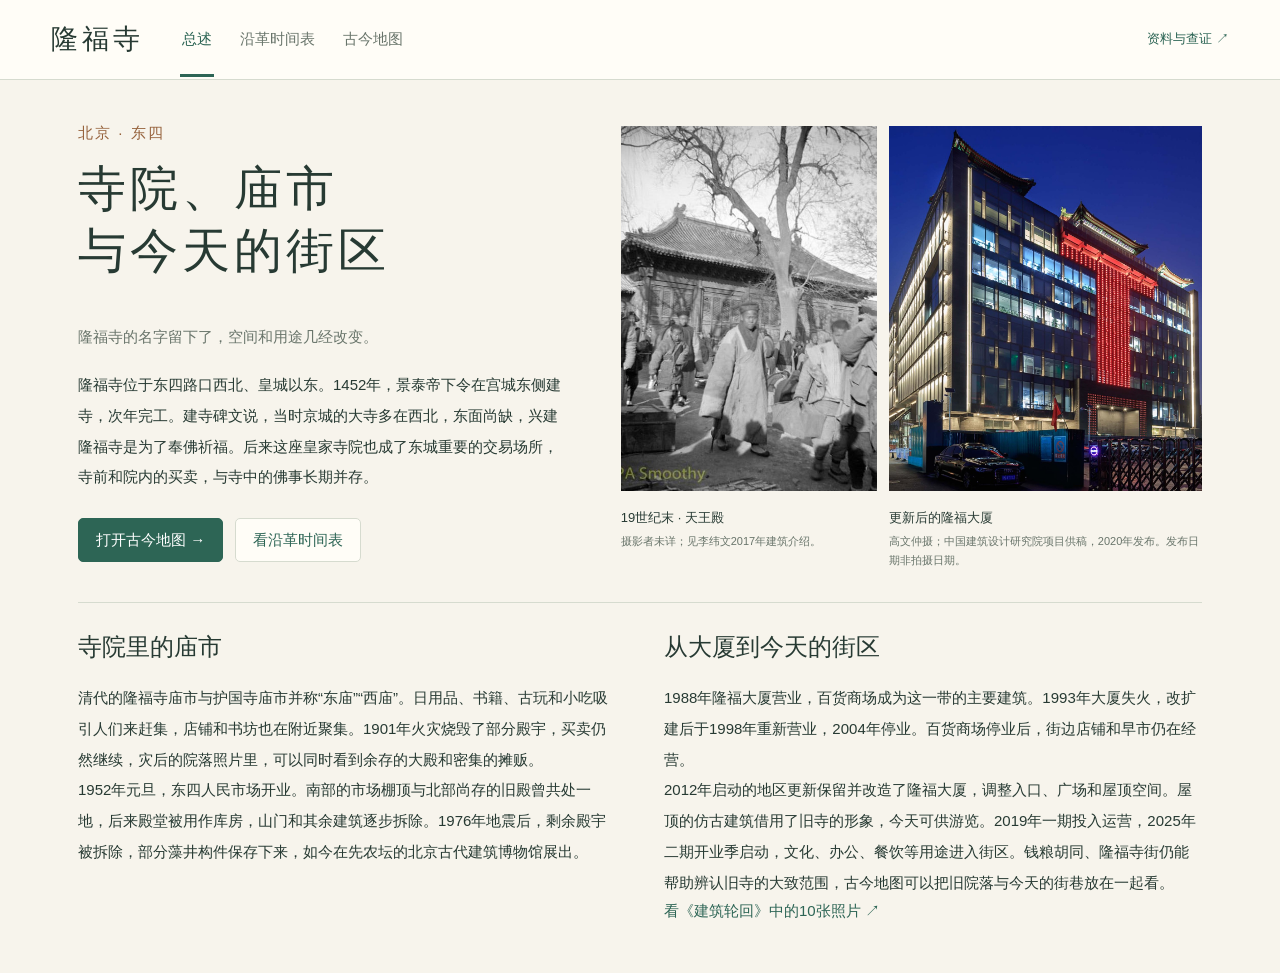
<file: index.html>
<!doctype html>
<html lang="zh-CN"><head><meta charset="utf-8"><meta name="viewport" content="width=device-width,initial-scale=1"><title>隆福寺｜寺院、庙市与街区</title><link rel="stylesheet" href="网站资源/站点.css"></head>
<body>
<header class="site-header"><a class="brand" href="#overview">隆福寺</a><nav aria-label="主导航"><a href="#overview" data-view="overview">总述</a><a href="#timeline" data-view="timeline">沿革时间表</a><a href="#map" data-view="map">古今地图</a></nav><a class="site-switch" href="查证资料/index.html">资料与查证 ↗</a></header>
<main>
<section id="overview" class="view page">
<div class="intro-top"><div class="intro-text"><p class="eyebrow">北京 · 东四</p><h1>寺院、庙市<br>与今天的街区</h1><p class="lead">隆福寺的名字留下了，空间和用途几经改变。</p><p>隆福寺位于东四路口西北、皇城以东。1452年，景泰帝下令在宫城东侧建寺，次年完工。建寺碑文说，当时京城的大寺多在西北，东面尚缺，兴建隆福寺是为了奉佛祈福。后来这座皇家寺院也成了东城重要的交易场所，寺前和院内的买卖，与寺中的佛事长期并存。</p><div class="actions"><a class="button primary" href="#map">打开古今地图 →</a><a class="button" href="#timeline">看沿革时间表</a></div></div>
<div class="intro-images"><figure><a href="材料/03_照片/场景照片/P822_隆福寺天王殿.jpg" target="_blank" rel="noopener"><img src="材料/03_照片/场景照片/P822_隆福寺天王殿.jpg" alt="19世纪末隆福寺天王殿旧照"></a><figcaption><span class="image-date">19世纪末 · 天王殿</span>摄影者未详；见李纬文2017年建筑介绍。</figcaption></figure><figure><a href="材料/03_照片/场景照片/M06_改造后的隆福大厦南立面_2020项目图.jpg" target="_blank" rel="noopener"><img src="材料/03_照片/场景照片/M06_改造后的隆福大厦南立面_2020项目图.jpg" alt="改造后的隆福大厦南立面"></a><figcaption><span class="image-date">更新后的隆福大厦</span>高文仲摄；中国建筑设计研究院项目供稿，2020年发布。发布日期非拍摄日期。</figcaption></figure></div></div>
<div class="intro-bottom"><div><h2>寺院里的庙市</h2><p>清代的隆福寺庙市与护国寺庙市并称“东庙”“西庙”。日用品、书籍、古玩和小吃吸引人们来赶集，店铺和书坊也在附近聚集。1901年火灾烧毁了部分殿宇，买卖仍然继续，灾后的院落照片里，可以同时看到余存的大殿和密集的摊贩。</p><p>1952年元旦，东四人民市场开业。南部的市场棚顶与北部尚存的旧殿曾共处一地，后来殿堂被用作库房，山门和其余建筑逐步拆除。1976年地震后，剩余殿宇被拆除，部分藻井构件保存下来，如今在先农坛的北京古代建筑博物馆展出。</p></div><div><h2>从大厦到今天的街区</h2><p>1988年隆福大厦营业，百货商场成为这一带的主要建筑。1993年大厦失火，改扩建后于1998年重新营业，2004年停业。百货商场停业后，街边店铺和早市仍在经营。</p><p>2012年启动的地区更新保留并改造了隆福大厦，调整入口、广场和屋顶空间。屋顶的仿古建筑借用了旧寺的形象，今天可供游览。2019年一期投入运营，2025年二期开业季启动，文化、办公、餐饮等用途进入街区。钱粮胡同、隆福寺街仍能帮助辨认旧寺的大致范围，古今地图可以把旧院落与今天的街巷放在一起看。</p><a class="map-link" href="查证资料/index.html#photos?book=1">看《建筑轮回》中的10张照片 ↗</a></div></div>
</section>
<section id="timeline" class="view page" hidden><div class="page-head"><div><p class="eyebrow">1452—2025</p><h1>沿革时间表</h1><p>按寺院、市场、大厦和街区的变化往下看。</p></div></div><div id="timelineFilters" class="filters" aria-label="时间表阶段"></div><div id="timelineList"></div></section>
<section id="map" class="view map-view" hidden><iframe id="mapFrame" title="隆福寺古今地图，包含叠加、左右对照和地点介绍"></iframe></section>
</main><script src="网站资源/材料链接.js"></script><script src="网站资源/资源访问.js"></script><script src="网站资源/资料数据.js"></script><script src="网站资源/主站.js"></script>
</body></html>
</file>
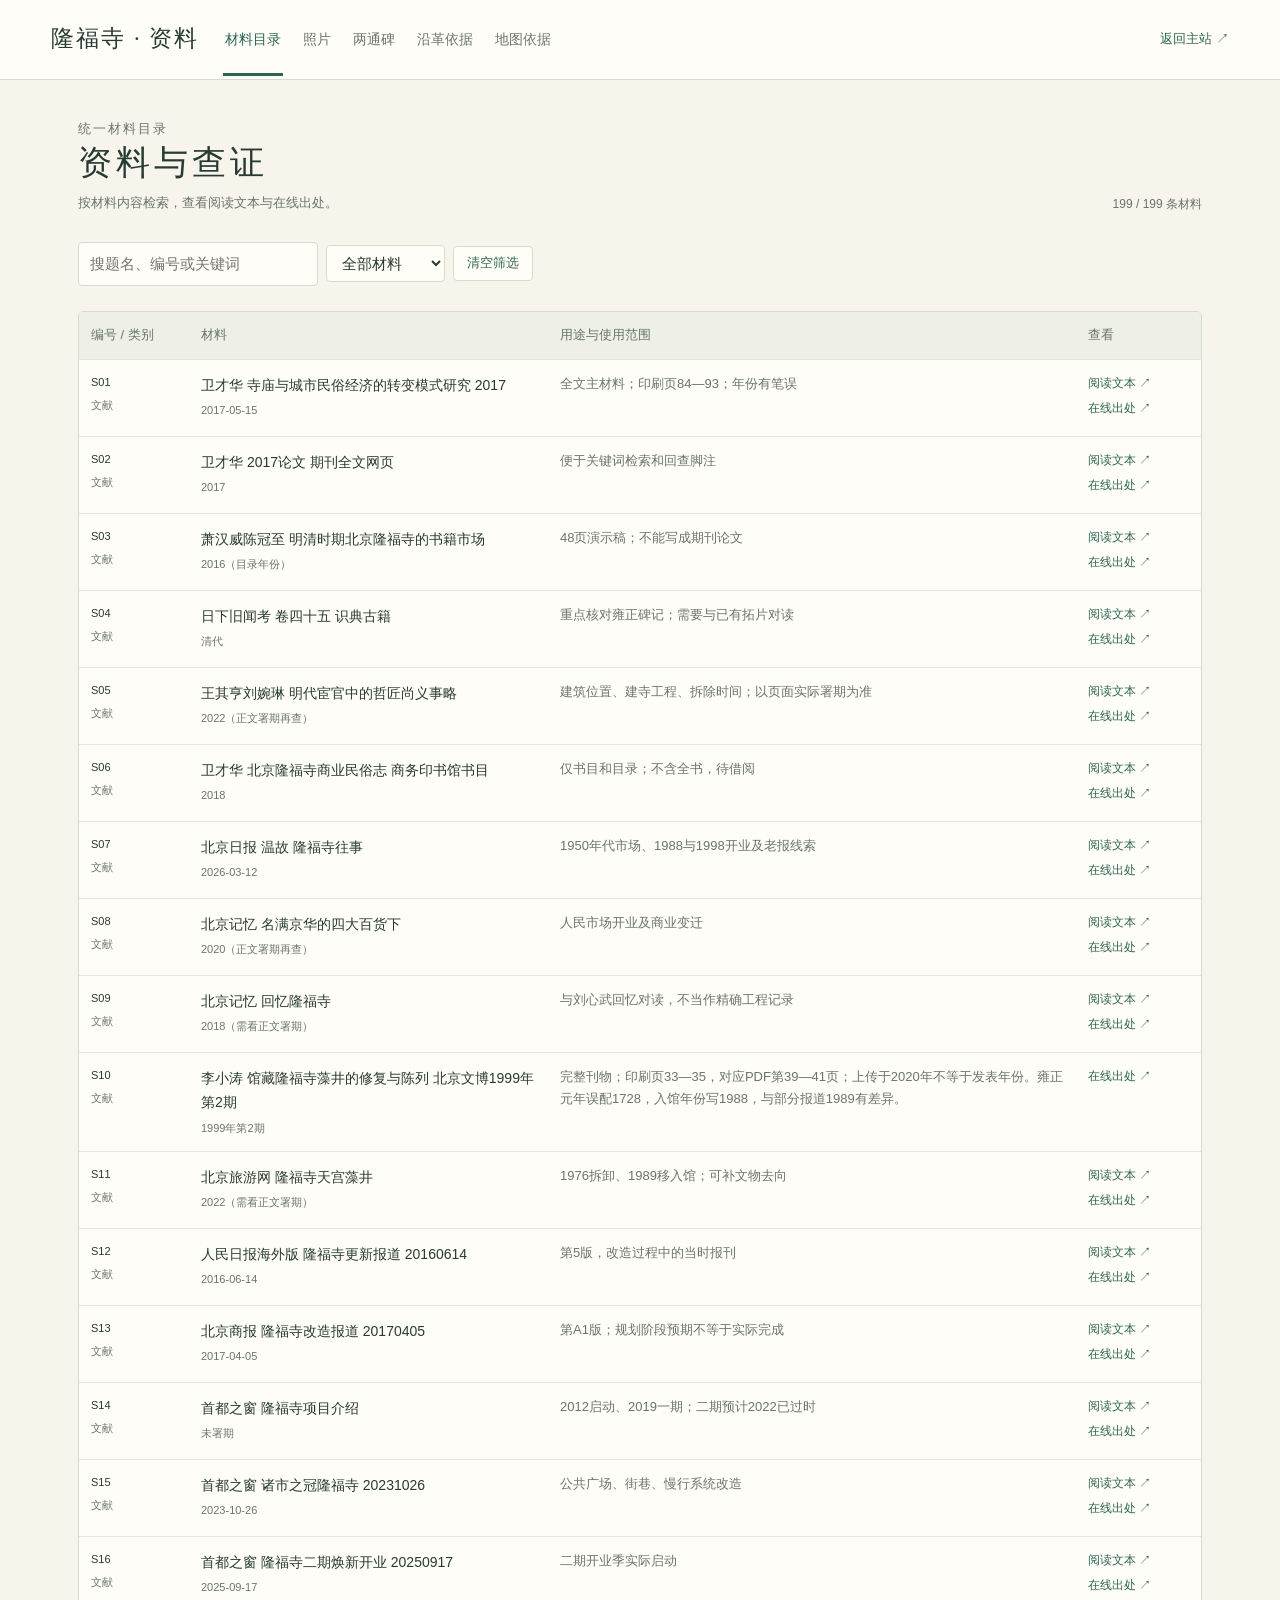
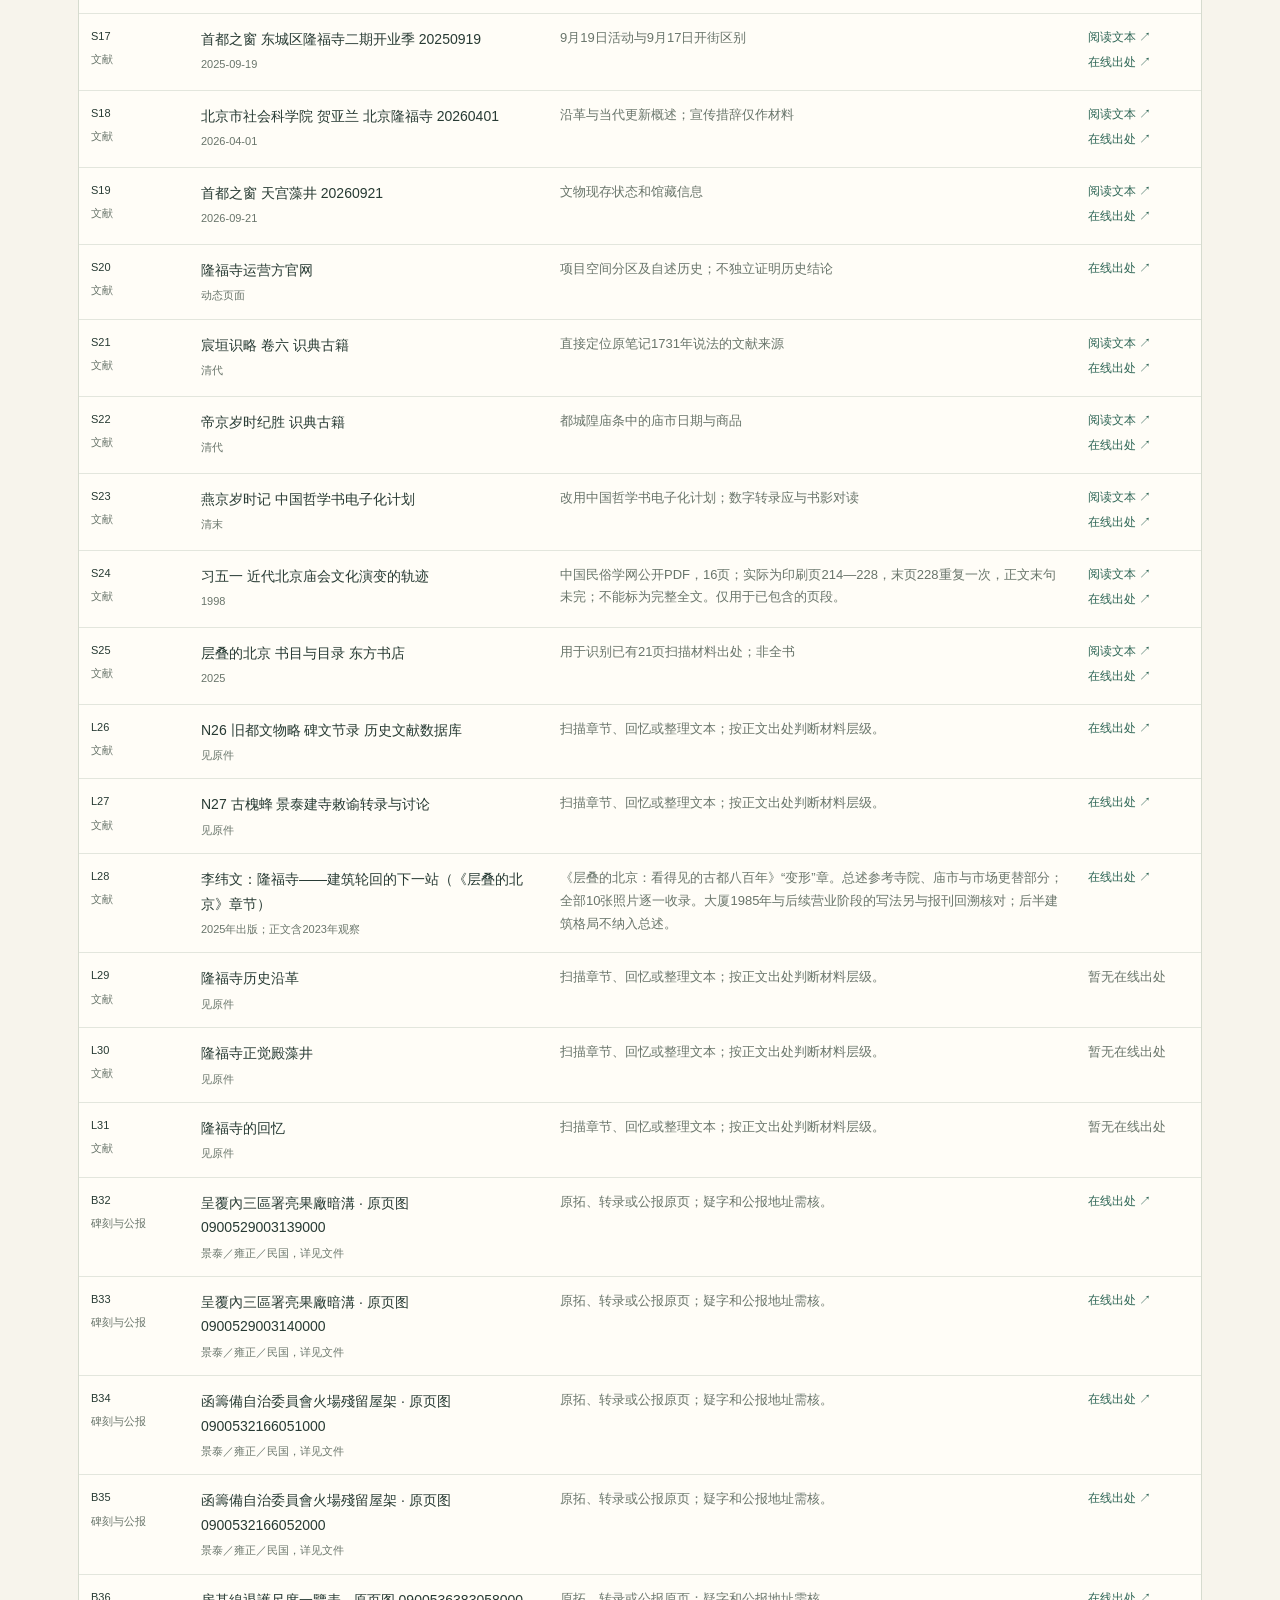
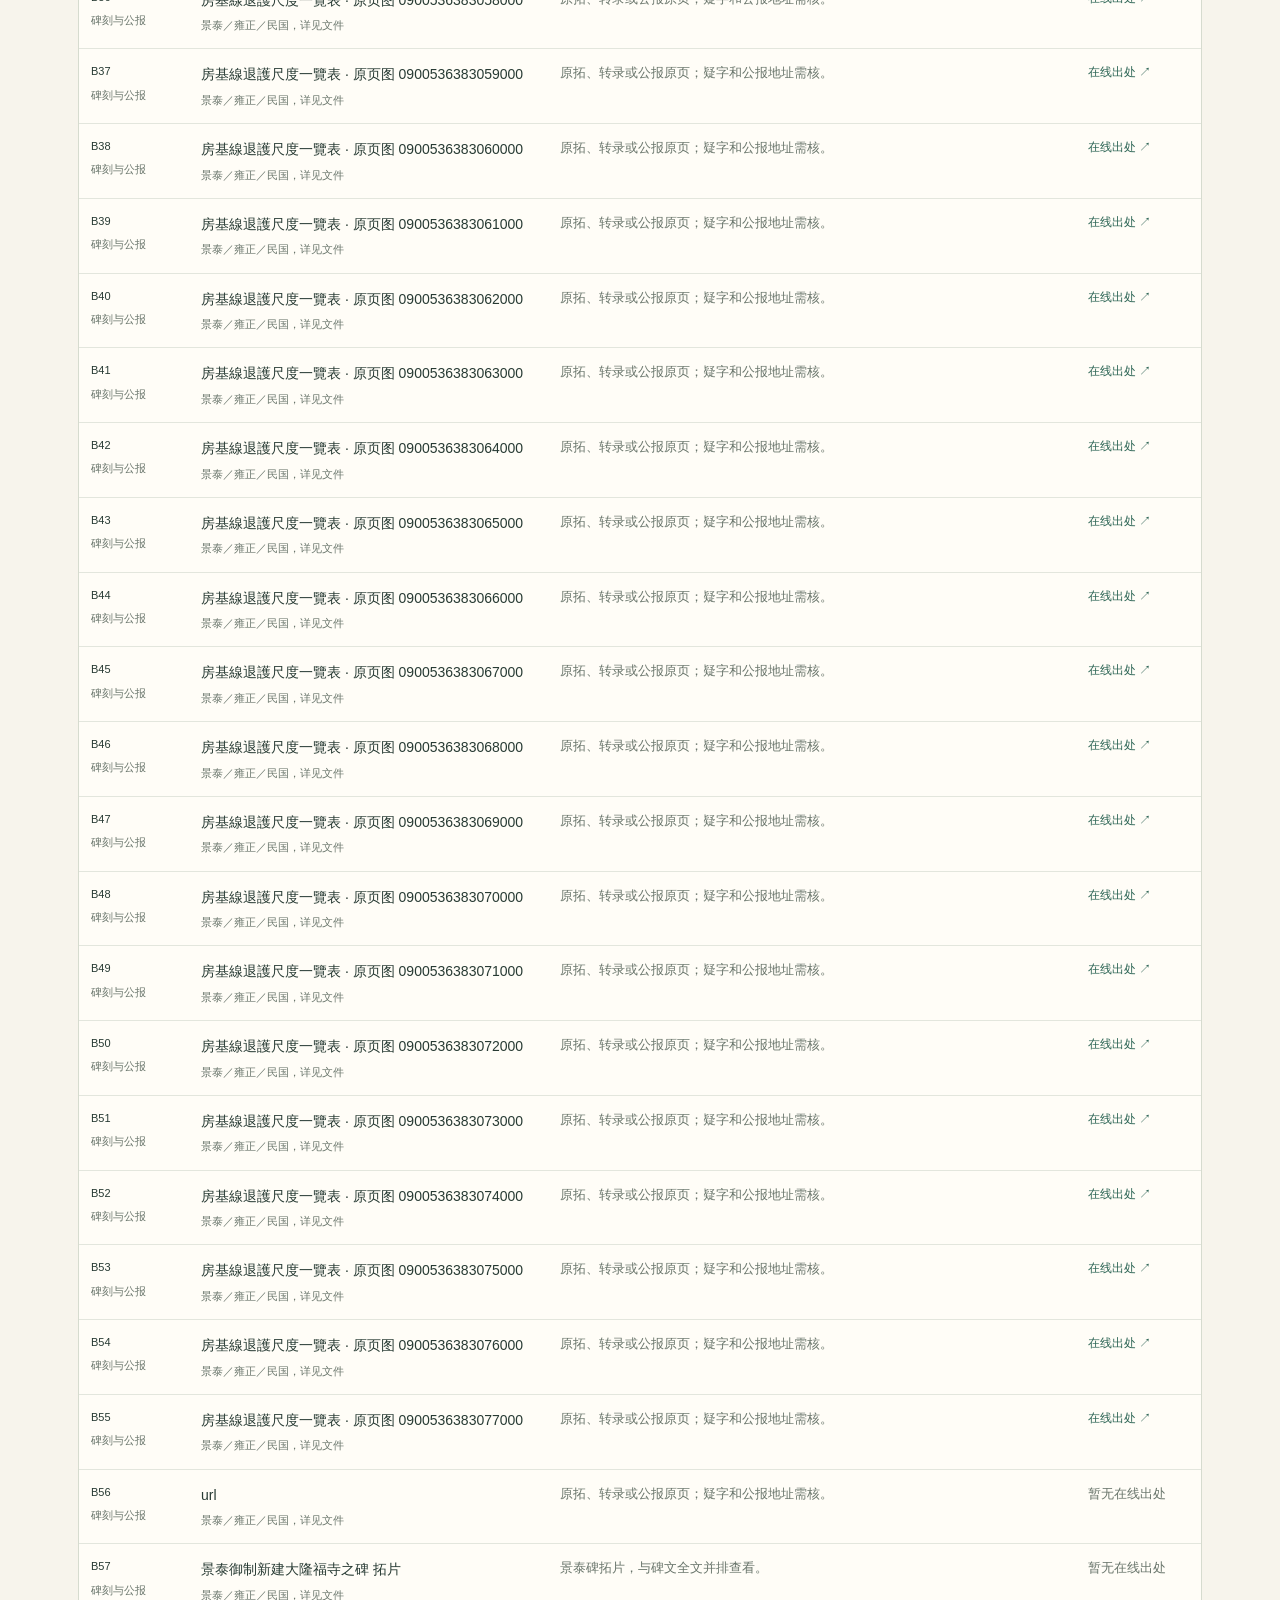
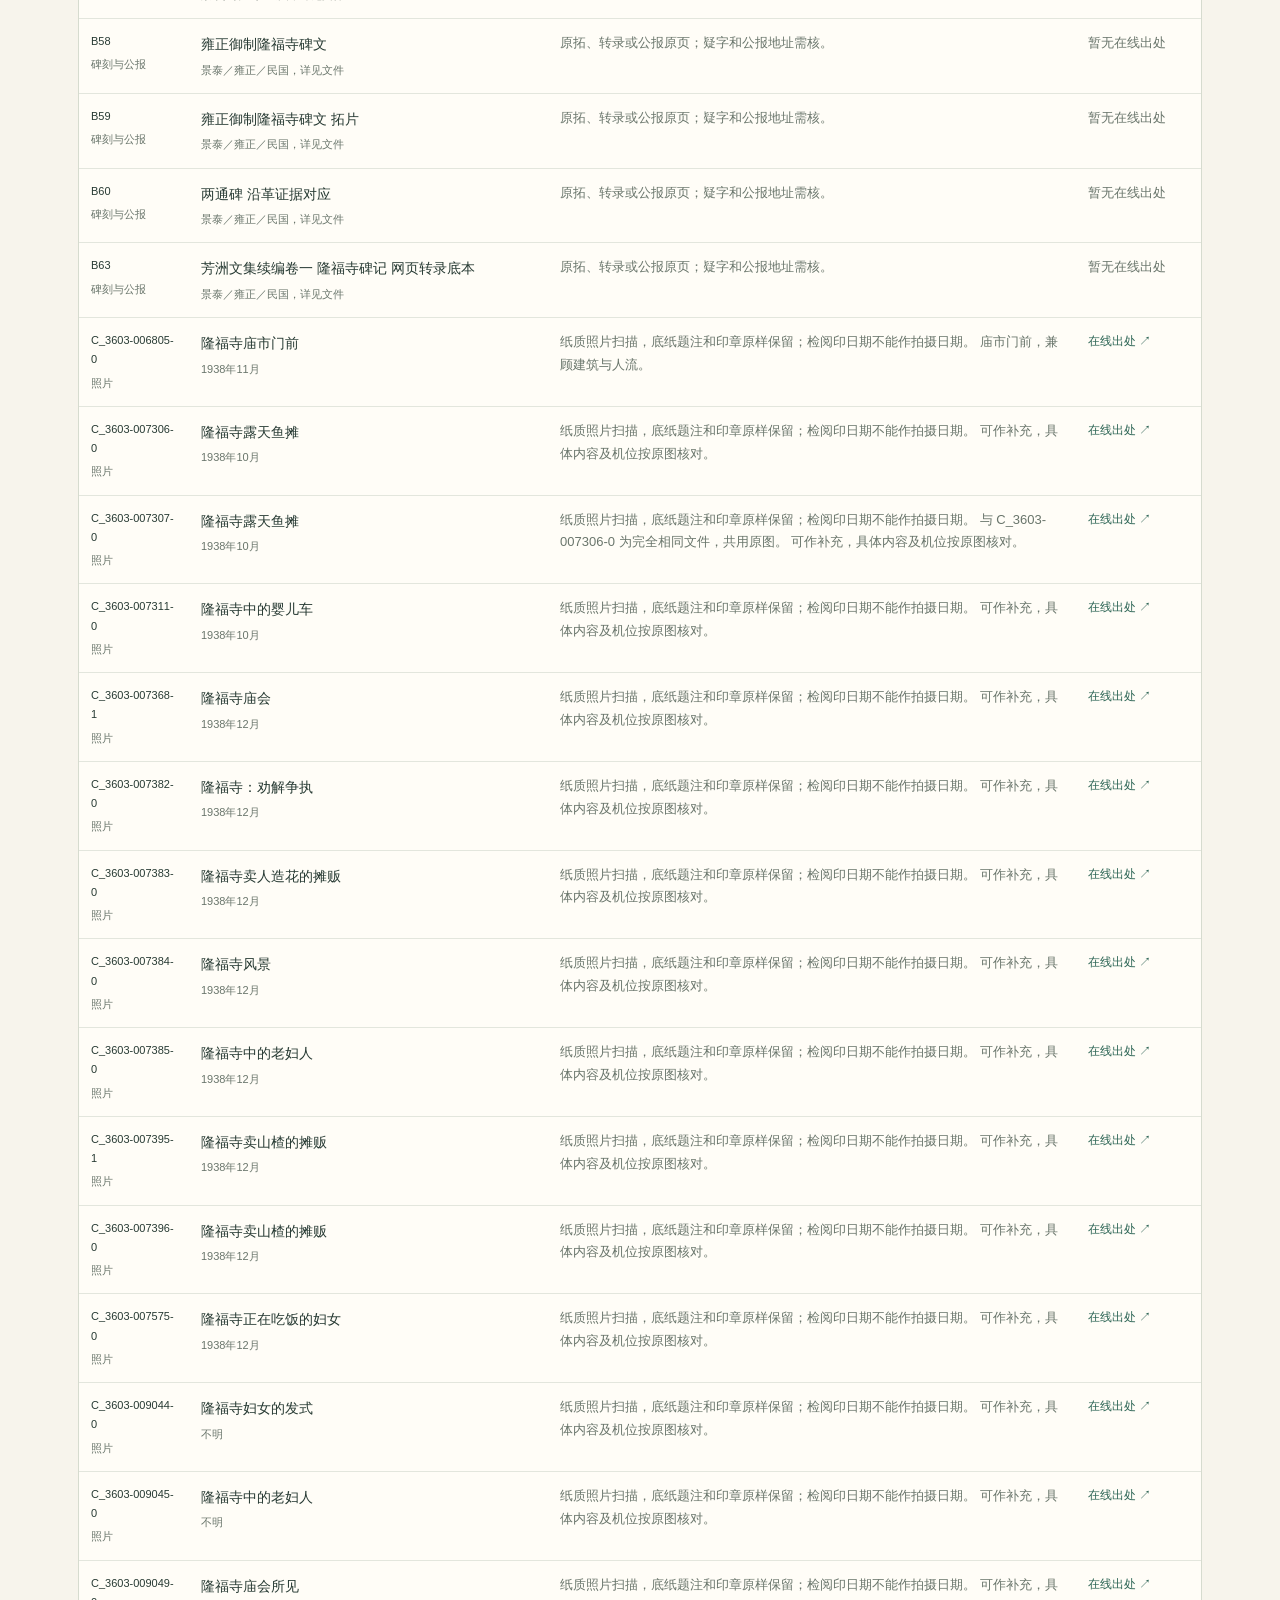
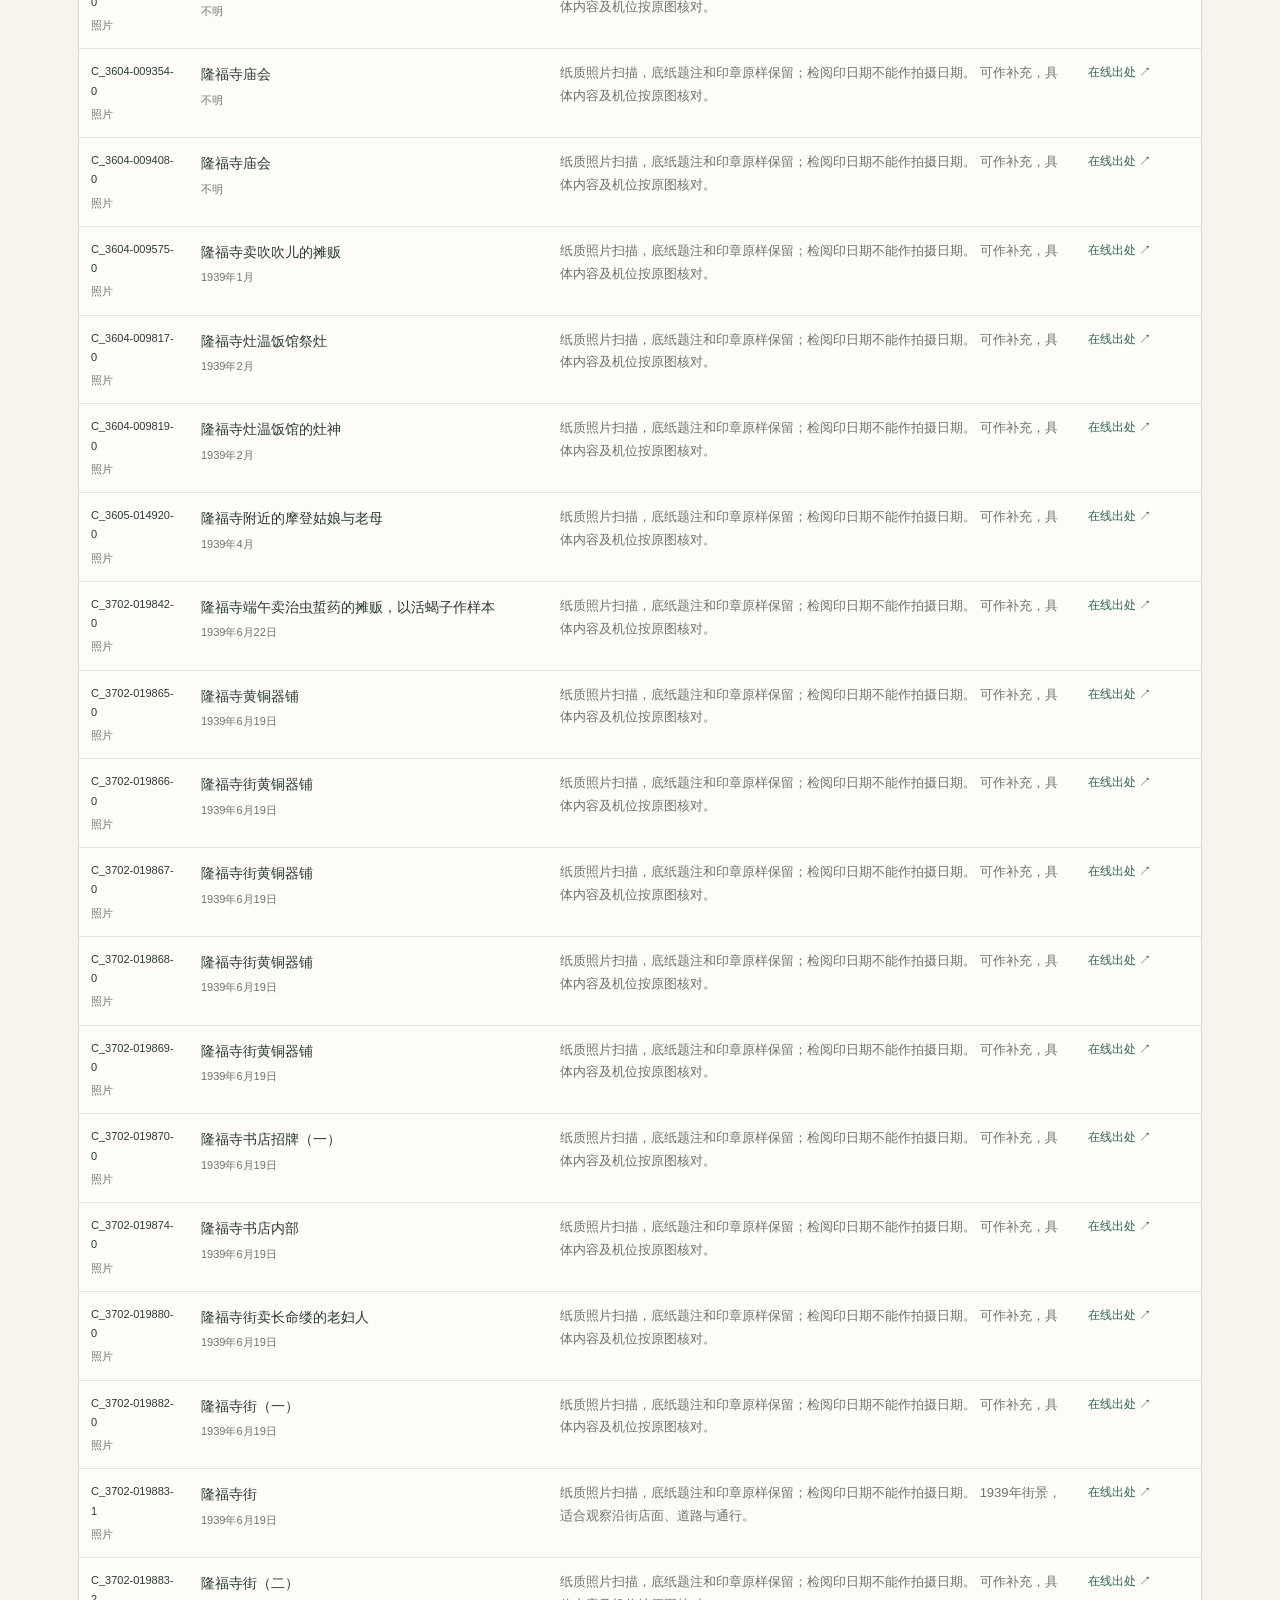
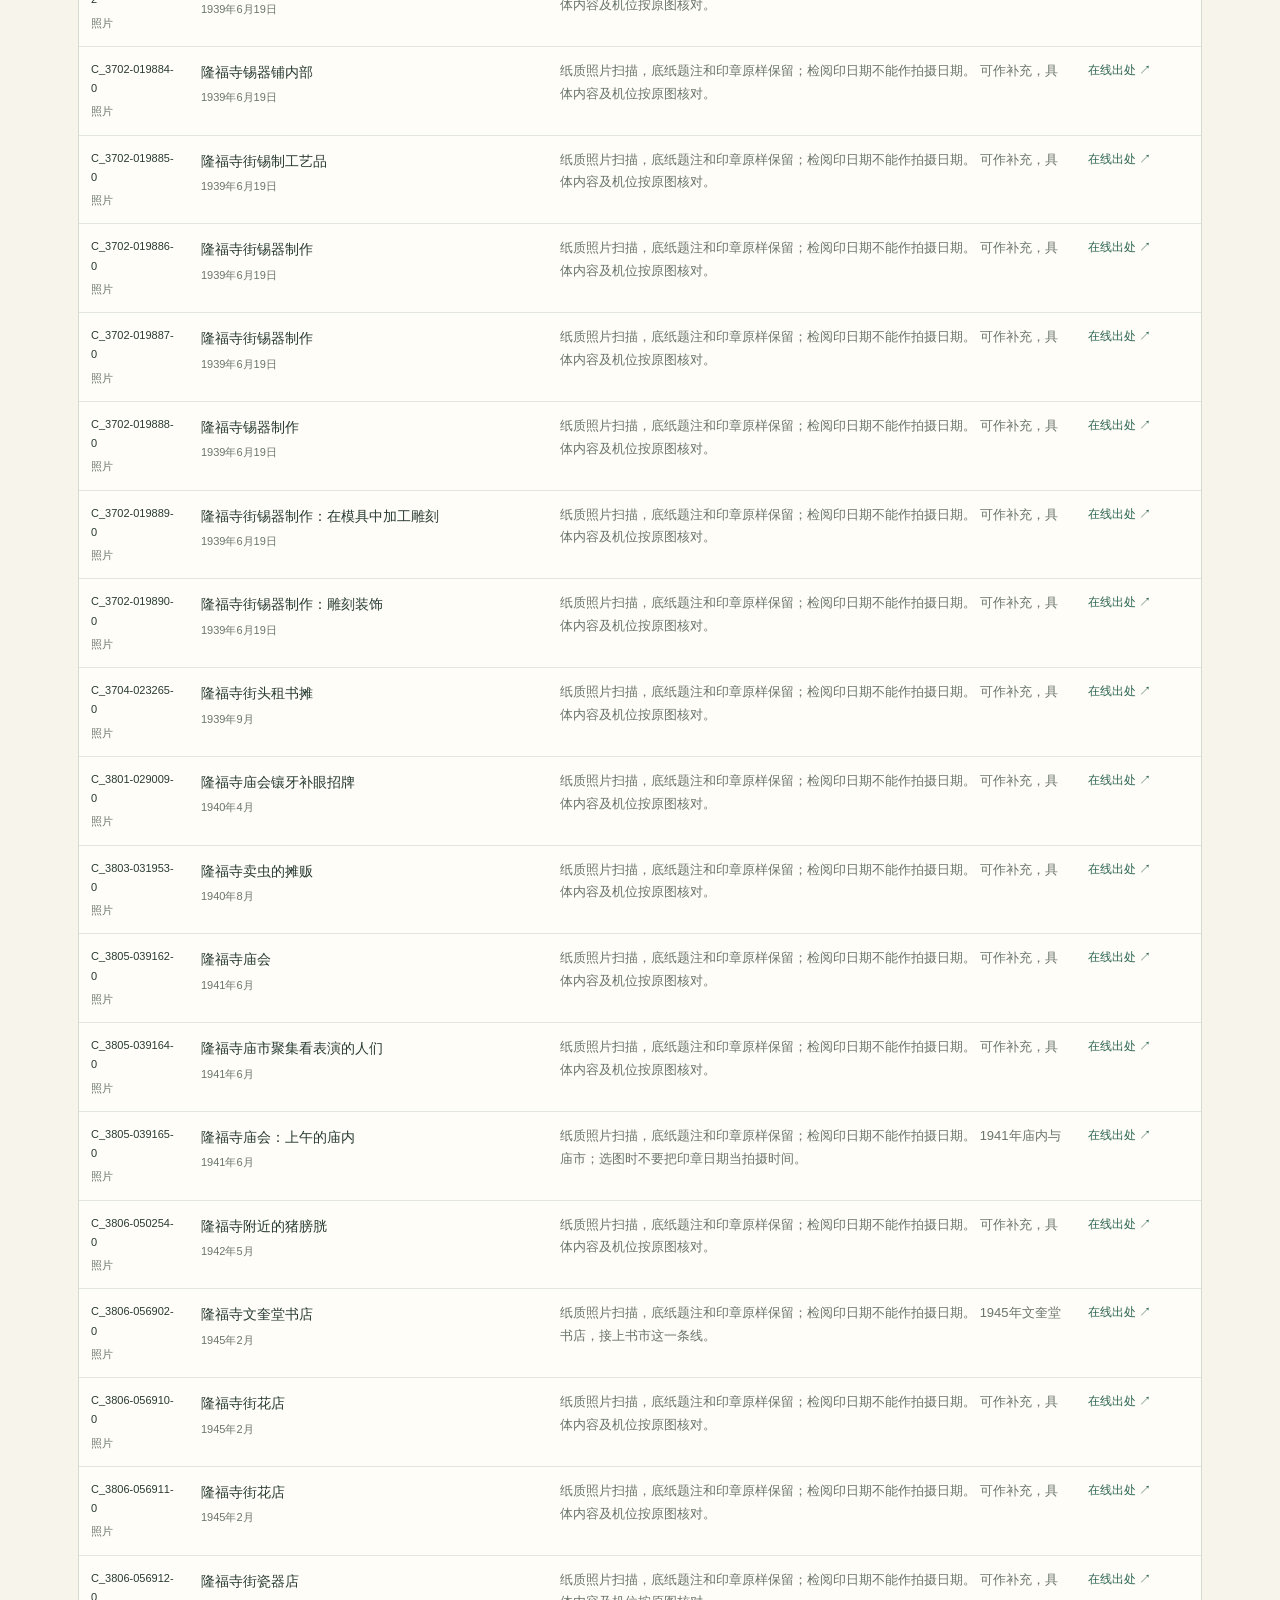
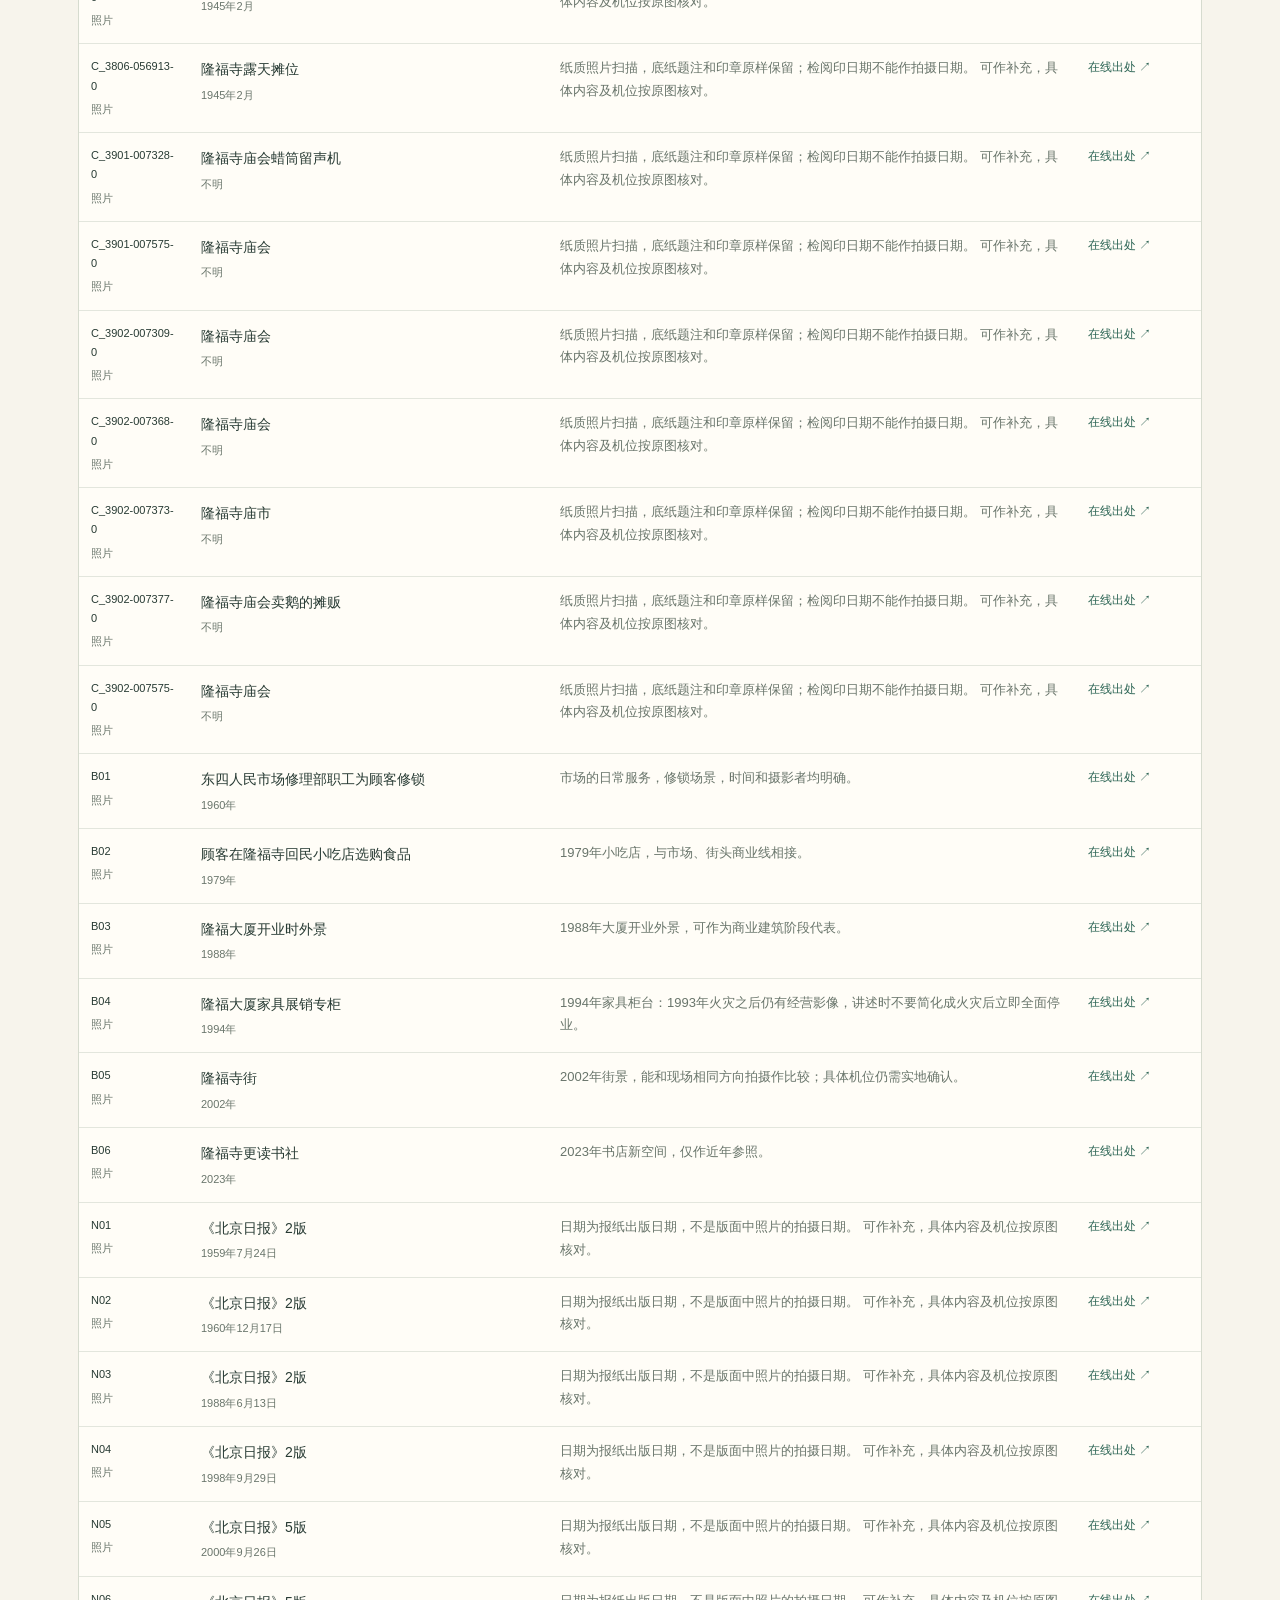
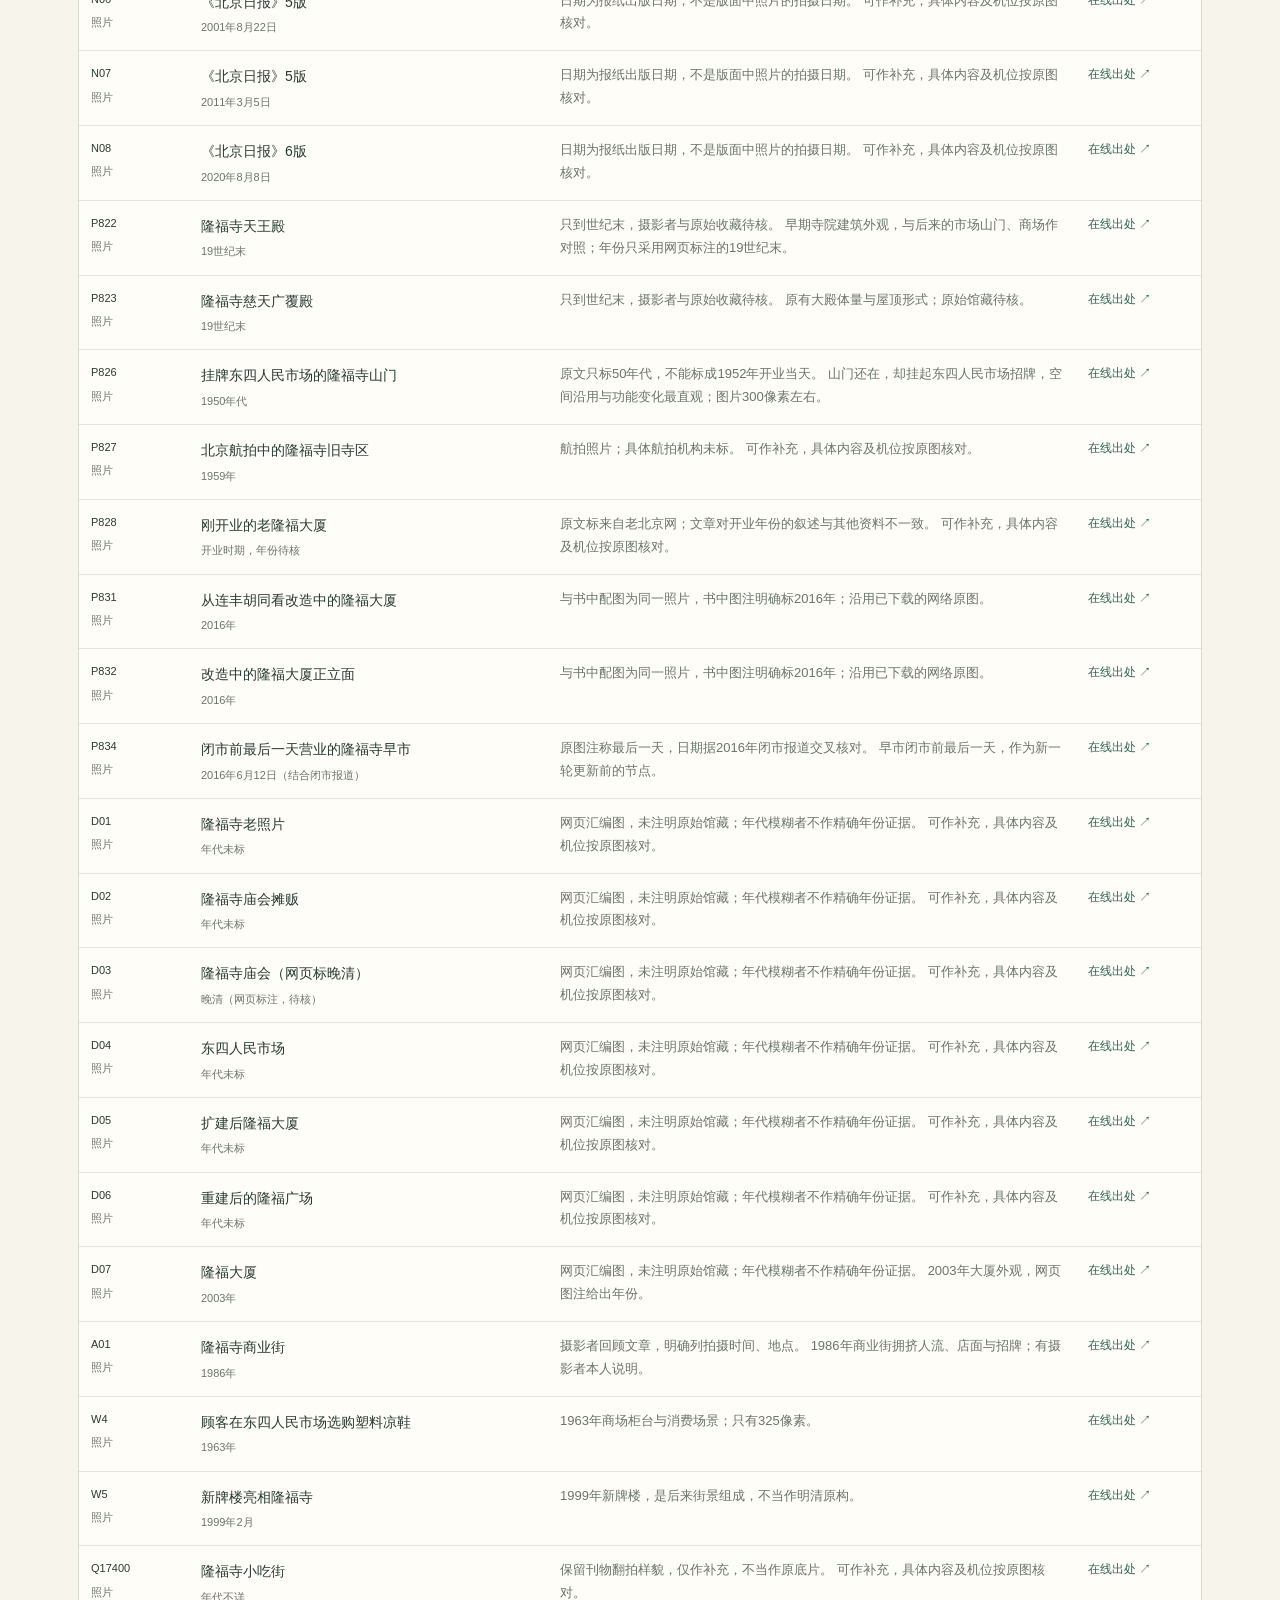
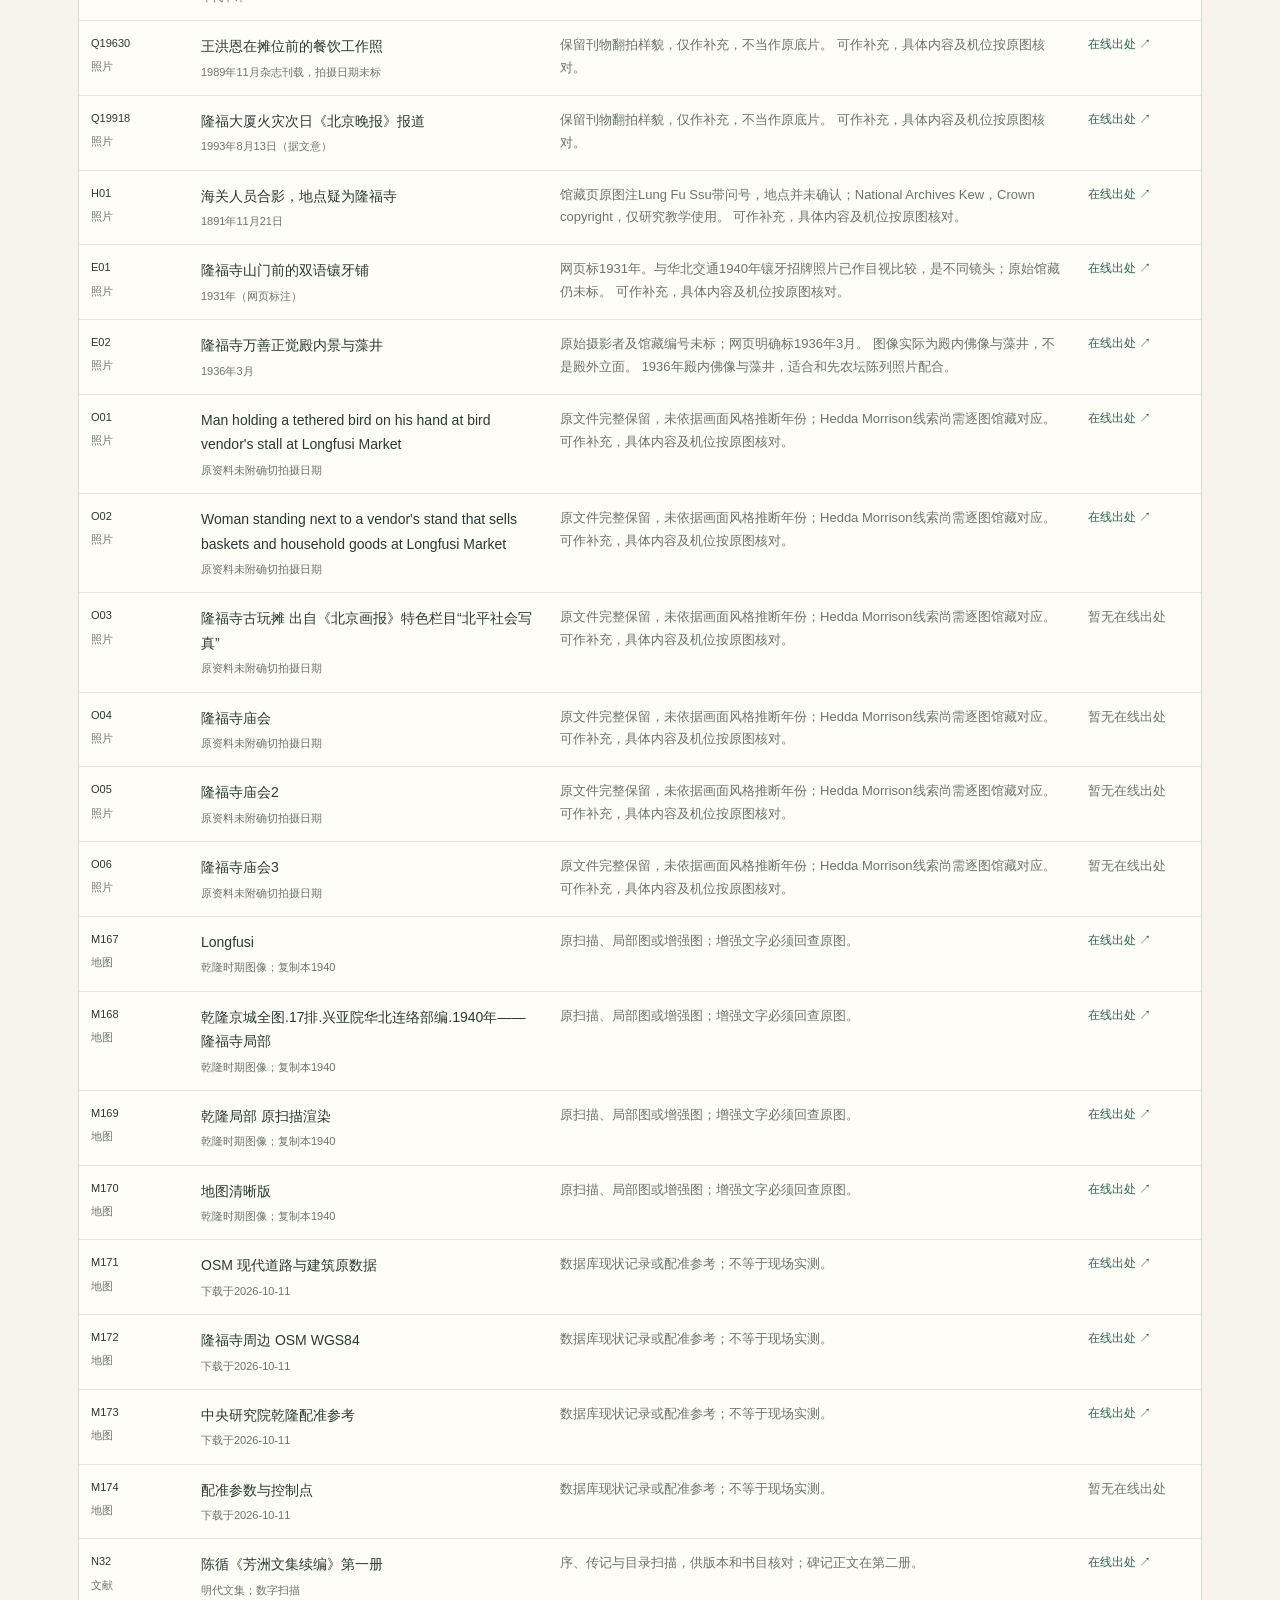
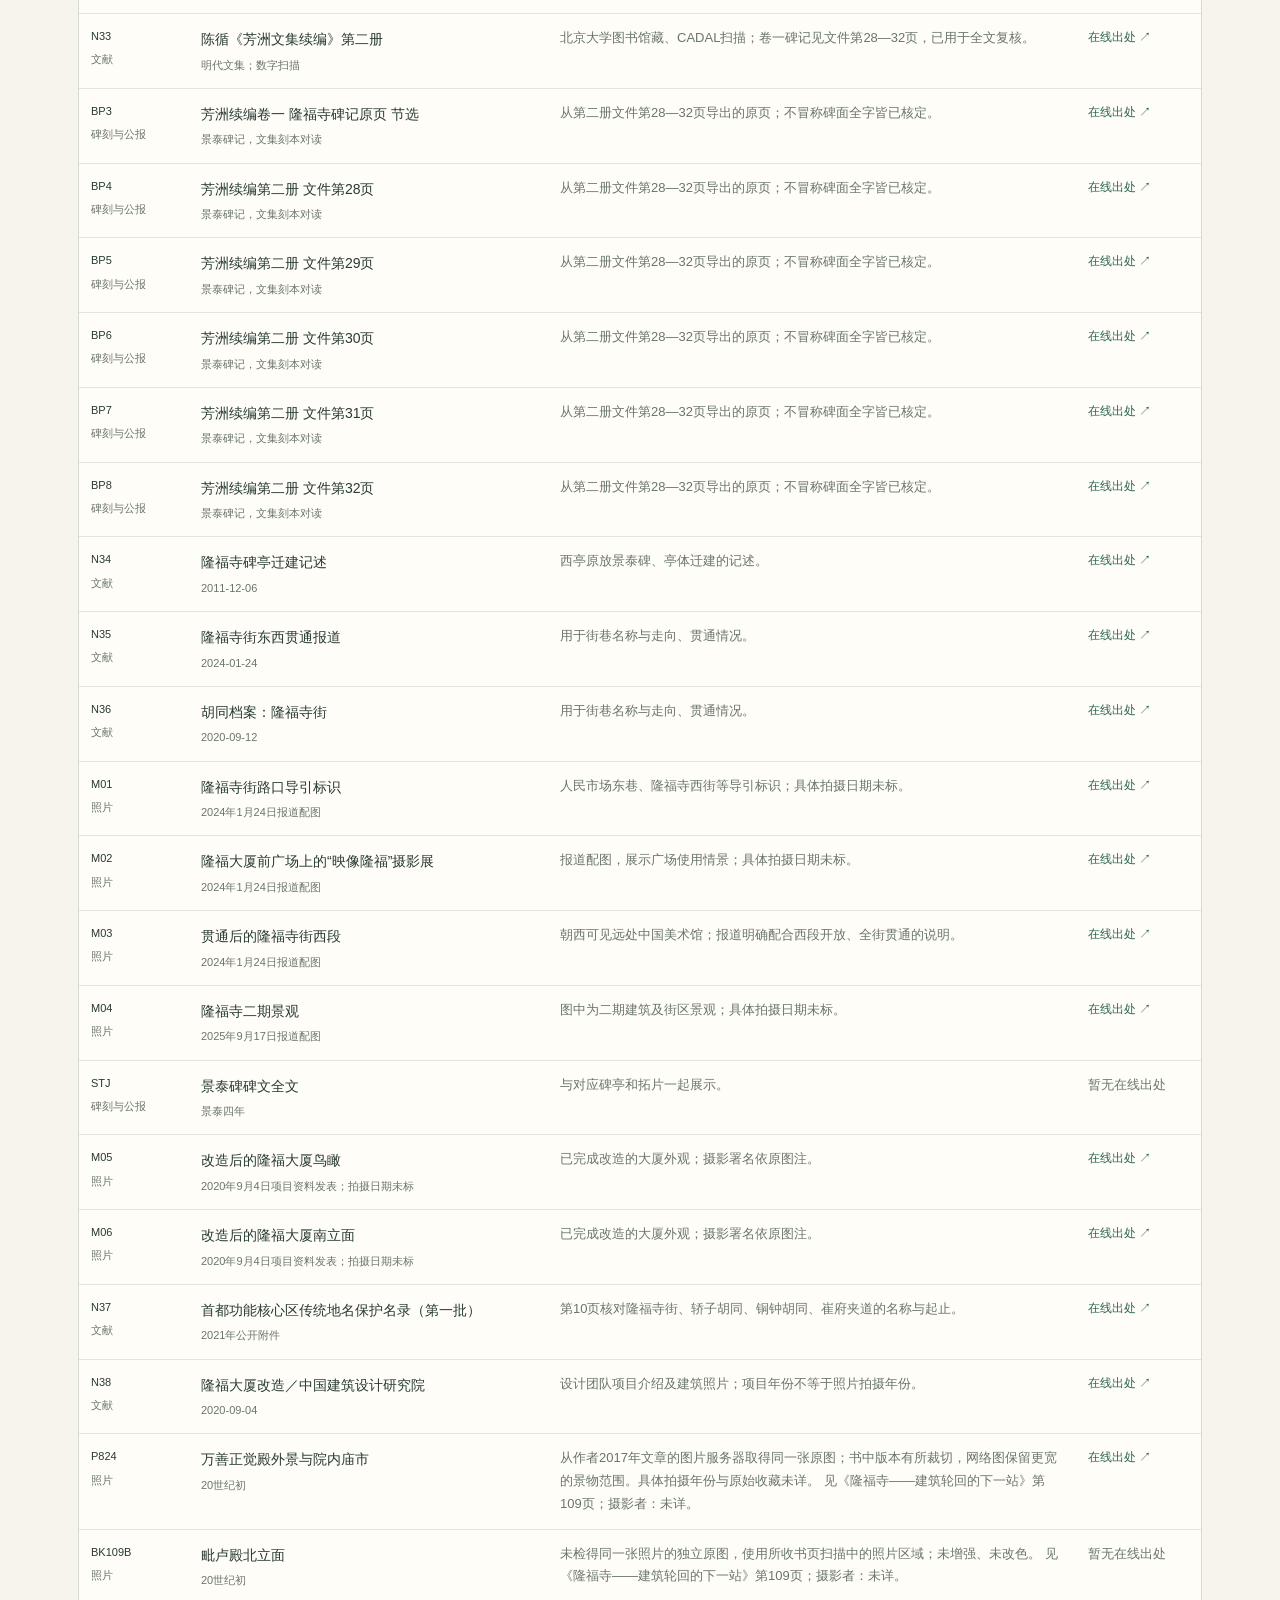
<file: 查证资料/index.html>
<!doctype html>
<html lang="zh-CN"><head><meta charset="utf-8"><meta name="viewport" content="width=device-width,initial-scale=1"><title>隆福寺｜资料与查证</title><link rel="stylesheet" href="../网站资源/站点.css"></head>
<body class="evidence">
<header class="site-header"><a class="brand" href="#catalogue">隆福寺 · 资料</a><nav aria-label="查证导航"><a href="#catalogue" data-view="catalogue">材料目录</a><a href="#photos" data-view="photos">照片</a><a href="#steles" data-view="steles">两通碑</a><a href="#chronology" data-view="chronology">沿革依据</a><a href="#map" data-view="map">地图依据</a></nav><a class="site-switch" href="../index.html">返回主站 ↗</a></header>
<main>
<section id="catalogue" class="view page"><div class="page-head"><div><p class="eyebrow">统一材料目录</p><h1>资料与查证</h1><p>按材料内容检索，查看阅读文本与在线出处。</p></div><span id="catalogueCount" class="count" aria-live="polite"></span></div><div class="filters"><input id="catalogueSearch" class="search" type="search" placeholder="搜题名、编号或关键词" aria-label="搜索材料"><select id="catalogueCategory" aria-label="材料类别"><option value="全部">全部材料</option><option>文献</option><option>碑刻与公报</option><option>照片</option><option>地图</option></select><button class="chip" id="clearCatalogue">清空筛选</button></div><div class="table-wrap"><table><thead><tr><th>编号 / 类别</th><th>材料</th><th>用途与使用范围</th><th>查看</th></tr></thead><tbody id="catalogueRows"></tbody></table></div><div class="download-links"><a href="../材料/整理文本/材料汇总.txt" target="_blank" rel="noopener">材料汇总 TXT</a><a href="../材料/整理文本/统一资料目录.json" download>完整材料索引 JSON</a><a href="../材料/整理文本/沿革资料小结.txt" target="_blank" rel="noopener">沿革资料小结 TXT</a></div></section>
<section id="photos" class="view page" hidden><div class="page-head"><div><p class="eyebrow">殿宇 · 庙市 · 市场 · 当代街区</p><h1>照片</h1><p>点开看大图、年代说明和原始编目。照片的发布日期与拍摄日期分别保留。</p></div><span id="photoCount" class="count" aria-live="polite"></span></div><div class="filters"><input id="photoSearch" class="search" type="search" placeholder="搜地点、年代或场景" aria-label="搜索照片"><select id="photoEra" aria-label="照片时期"><option value="全部">全部时期</option></select><select id="photoKind" aria-label="照片形式"><option value="全部">全部形式</option><option value="场景">场景照片</option><option value="书中">《建筑轮回》配图 · 10张</option><option value="版面">报刊、翻拍与待核</option></select><button class="chip" id="clearPhotos">清空筛选</button></div><div class="notice">华北交通档案保留纸质照片的底纸、说明和印章；检阅印日期不等于拍摄日期。年代、机位未定的图片仍按原说明列出。</div><div id="gallery" class="gallery"></div><div class="download-links"><a href="../材料/03_照片/逐图说明.txt" target="_blank" rel="noopener">逐图说明 TXT</a><a href="../材料/03_照片/照片总目录.json" download>原始照片编目 JSON</a><a href="../材料/03_照片/来源说明/建筑轮回_照片与沿革对读.txt" target="_blank" rel="noopener">书中照片对应与年代说明 TXT</a></div></section>
<section id="steles" class="view page" hidden><div class="page-head"><div><p class="eyebrow">西亭 · 景泰 / 东亭 · 雍正</p><h1>两通碑</h1><p>拓片与碑文全文并列；两通碑现藏北京石刻艺术博物馆。</p></div></div><div class="stele-tabs"><button class="chip active" data-stele="jingtai">景泰碑 · 西亭</button><button class="chip" data-stele="yongzheng">雍正碑 · 东亭</button></div><div id="steleContent"></div><h2 style="margin-top:32px">碑文能说明哪些沿革</h2><div id="steleEvidence" class="stele-evidence"></div></section>
<section id="chronology" class="view page" hidden><div class="page-head"><div><p class="eyebrow">逐条回看时间表</p><h1>沿革依据</h1><p>这里保留材料编号、不同记述和未定之处；点击编号可在目录中查看材料说明与在线出处。</p></div></div><div id="chronologyList"></div><div class="review-notes"><h3>《建筑轮回》的参照与取舍</h3><p>李纬文的章节帮助串联寺院与庙市并存、南部市场和北部旧殿共处、旧殿逐步拆除及大厦改造的过程。建寺缘由与景泰碑对读；书中对皇帝心情的文学描写不作事实陈述。后半部分的寺庙格局讨论未纳入总述。</p><p>书中第116页写1985年百货商店取代市场，网站开业年仍依报刊回溯写1988年；2004年大厦商场停业与2016年早市闭市分别说明。2023年照片图注的“即将迎客”是当时展望，二期实际节点另据2025年报道。照片拍摄年未标的，不以出版年份替代。</p><div class="refs"><a href="#catalogue?q=L28">章节扫描 L28</a><a href="#photos?book=1">全部10张书中照片</a><a href="#catalogue?q=S07">大厦沿革 S07</a><a href="#catalogue?q=S16">二期开业季 S16</a></div><h3>还需回查的材料</h3><ul><li>元代前身、雍和宫下院的具体隶属年份尚无统一结论，主站不列作确定节点。</li><li>1910、1948年改市场事项由论文转引档案，尚未阅原档；王玉甫《隆福春秋》等纸本仍待借阅。</li><li>公报中的158号火场、退护尺度表需继续核门牌、年代和单位，不能直接拼入1901年火灾或作为整条街的宽度。</li><li>S01与S02是同一篇论文的不同格式；S03是演示稿，S06、S25只有书目信息，S24的公开PDF不是完整论文。</li></ul><div class="download-links"><a href="../材料/整理文本/沿革资料小结.txt" target="_blank" rel="noopener">沿革资料小结 ↗</a><a href="../材料/整理文本/维基百科书目线索.txt" target="_blank" rel="noopener">维基百科列出的书目线索 ↗</a><a href="../材料/整理文本/网站沿革时间表.json" download>沿革时间表与依据 JSON</a></div></div></section>
<section id="map" class="view page" hidden><div class="page-head"><div><p class="eyebrow">图源 · 对应方法 · 地点说明</p><h1>地图依据</h1><p>古图先与历史配准参考对应，再与现代道路记录对读。殿宇位置按图形约位显示。</p></div><a class="button" href="../index.html#map">打开古今地图 →</a></div><div class="map-evidence-grid"><article class="evidence-card"><h3>图层与现代底图</h3><p>乾隆京城全图局部使用所收1940年复制本的扫描，“1940”是复制出版年代。清晰版帮助浏览，部分题字和细节发生过变化，确认建筑名称时仍看原扫描。未增强的局部原图也作为材料保留。</p><p>参考配准来自中央研究院人社中心GIS专题中心。今图使用2026年10月11日下载的OpenStreetMap道路、建筑和地块记录，采用WGS84与Web Mercator，没有混用高德或百度的偏移坐标。数据库更新时间不等于实地测绘日期。</p><p>原始道路190条、建筑356条、地块33条；显示数据增加一段贯通步行连接，合为191条道路记录。隆福寺街的走向依据2024年报道补足，连丰胡同等名称按地名资料规范显示。</p><div class="refs"><a href="#catalogue?q=M168">古图原PDF</a><a href="#catalogue?q=M171">OSM原始数据</a><a href="https://gis.sinica.edu.tw/showwmts/index.php?l=Beijing_Qianlong&amp;s=beijing" target="_blank" rel="noopener">中央研究院图源 ↗</a><a href="https://www.openstreetmap.org/copyright" target="_blank" rel="noopener">© OpenStreetMap contributors · ODbL ↗</a></div></article><article class="evidence-card"><h3>街巷配准与约位</h3><p>以钱粮胡同、隆福寺街及寺院东西两侧通道的六个交会处拟合仿射变换；另用两个未参与拟合的图像点核对。它们首先控制原扫描对参考历史图的位置，并非六处经过现场测量的现代控制点。</p><p id="fitSummary"></p><p>殿宇的屋顶带透视，点取图形中心；20米淡色圆圈提示约位，不是寺界或统计置信范围。这张地图适合观察街巷与空间变化，不适合量取历史建筑面积。</p><div class="download-links"><a href="../材料/04_地图与空间/配准与核对/配准说明与地点对照.txt" target="_blank" rel="noopener">配准说明 TXT</a><a href="../材料/04_地图与空间/配准与核对/配准参数与控制点.json" download>参数与控制点 JSON</a></div></article></div><h2>地点说明与名称依据</h2><p class="muted" style="font-size:13px">地点介绍参照所收“地点介绍.txt”，并与原扫描、古籍和建筑记述对读。伽蓝殿、祖师殿有原图题字；地藏、圆通与藏经、转轮的对应尚未确认，未按推测加点。“第一丛林”坊早已拆除，未标成乾隆图上仍存的牌坊。</p><div id="placesEvidence" class="places-evidence"></div><div class="review-notes"><h3>名称与年代的取舍</h3><ul><li>“慈天广覆”为御书匾额，《日下旧闻考》写“真如殿”；杨征的建筑介绍明确括注“大雄宝殿”。地图保留古图匾额名，并显示大雄宝殿别名。</li><li>天王殿在提供的地点介绍中亦称韦驮殿。屋顶形制方面，毗卢殿的“庑殿”“歇山”记述不一致，地点介绍仅写重檐。</li><li>西亭景泰、东亭雍正据N34的西亭迁建记述，并结合两通碑署期；西亭迁出后称六合亭，石碑与亭体的去向分别说明。</li><li>石桥在明代已见记载；1920年代拆桥、1950年代发现桥基暂据后来的地名记述，兴废年份不定。</li></ul><div class="refs"><a href="../材料/04_地图与空间/地点介绍.txt" target="_blank" rel="noopener">地点介绍原文本</a><a href="#catalogue?q=N36">街巷名称</a><a href="#catalogue?q=N37">地名保护名录</a><a href="#catalogue?q=N34">碑亭迁建</a></div></div></section>
</main>
<dialog id="photoDialog" class="photo-dialog"><div class="dialog-head"><h2 id="photoTitle"></h2><button class="chip" id="closePhoto" aria-label="关闭照片">关闭 ×</button></div><div id="photoBody" class="dialog-body"></div></dialog><script src="../网站资源/材料链接.js"></script><script src="../网站资源/资源访问.js"></script><script src="../网站资源/资料数据.js"></script><script src="../网站资源/查证站.js"></script>
</body></html>
</file>
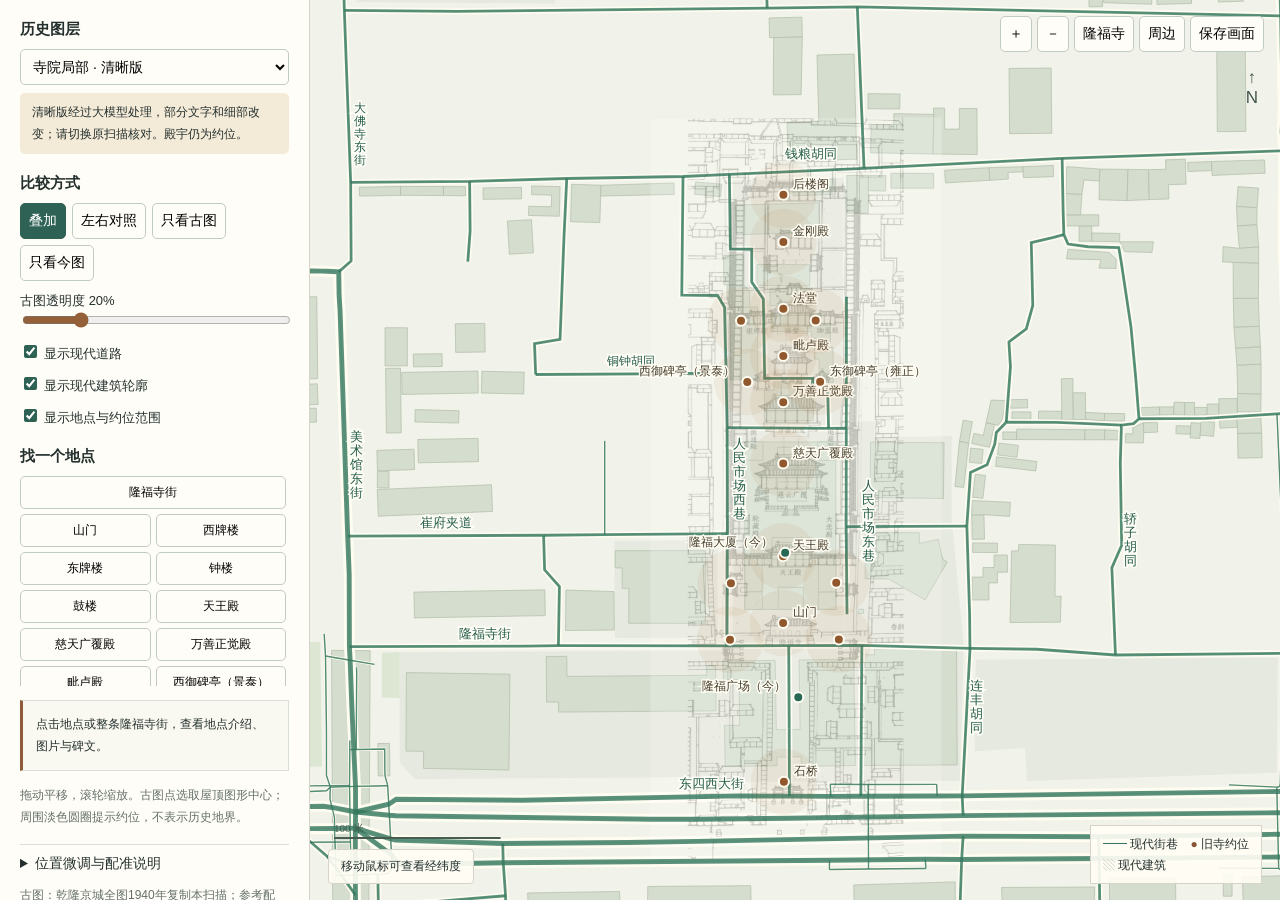
<file: 网站资源/古今地图.html>
<!doctype html><html lang="zh-CN"><meta charset="utf-8"><meta name="viewport" content="width=device-width,initial-scale=1"><title>隆福寺｜古今地图对照</title>
<style>
:root{font-family:"Microsoft YaHei",sans-serif;color:#24302e;background:#f6f3eb;font-size:14px}*{box-sizing:border-box}body{margin:0}header{height:76px;display:flex;align-items:center;gap:22px;padding:12px 25px;border-bottom:1px solid #d6d4ca;background:#fffdf7}h1{font-size:24px;letter-spacing:2px;margin:0}header p{margin:4px 0;font-size:12px;color:#627069}a{color:#276457;text-decoration:none}main{display:grid;grid-template-columns:310px 1fr;height:calc(100vh - 76px)}aside{padding:20px;overflow:auto;border-right:1px solid #d6d4ca;background:#fffdf7}h2{font-size:15px;margin:20px 0 10px}h2:first-child{margin-top:0}select,button{font:inherit;border:1px solid #c2cbc3;border-radius:5px;background:#fffdf8;padding:8px;cursor:pointer}select{width:100%}button.active{background:#2e6255;color:white;border-color:#2e6255}.buttons{display:flex;gap:6px;flex-wrap:wrap;margin:10px 0}label{display:block;margin:11px 0;font-size:13px}input[type=range]{width:100%;accent-color:#936039}input[type=checkbox]{accent-color:#2e6255}small,.note{color:#65706a;line-height:1.8;font-size:12px}.tag{display:inline-block;font-size:11px;padding:3px 7px;border-radius:3px;background:#e7eee8;color:#395b4e}.stage{position:relative;min-width:0;overflow:hidden;background:#eeeee5}canvas{display:block;width:100%;height:100%;touch-action:none;cursor:grab}.tools{position:absolute;top:16px;right:16px;display:flex;gap:5px}.compass{position:absolute;right:22px;top:68px;font-size:17px;color:#43564d;text-align:center}.coords{position:absolute;bottom:16px;left:18px;font-size:12px;background:#fffdf4e8;padding:8px 12px;border:1px solid #d6d4ca;border-radius:4px}.legend{position:absolute;bottom:16px;right:18px;background:#fffdf4e8;padding:8px 12px;font-size:12px;line-height:1.7;border:1px solid #d6d4ca}.divider{position:absolute;top:0;bottom:0;left:50%;width:3px;background:#faf6e2;box-shadow:0 0 0 1px #53665b;pointer-events:none;display:none}.divider span{position:absolute;top:46%;left:-24px;width:50px;height:35px;background:#2e6255;color:white;border-radius:18px;text-align:center;line-height:35px}.divider b{position:absolute;top:15px;width:85px;font-size:12px;background:#fffdf4e8;padding:6px;font-weight:normal;white-space:nowrap}.divider .old{right:15px}.divider .new{left:15px}#detail{margin:14px 0;padding:13px;border:1px solid #d8dfd6;border-left:3px solid #8e5c39;line-height:1.8;background:#faf9f1;font-size:12px}#detail strong{font-size:15px}#places{display:grid;grid-template-columns:1fr 1fr;gap:5px}#places button{font-size:12px;padding:7px 2px}.warning{padding:9px 12px;background:#f4ead8;border-radius:5px;font-size:12px;line-height:1.8;margin-top:8px}.brand{margin-left:auto;white-space:nowrap}#loading{position:absolute;top:40%;left:40%;background:#fff;padding:14px;border-radius:5px}.advanced{margin-top:15px;border-top:1px solid #ddd;padding-top:10px}summary{cursor:pointer}.row{display:flex;gap:5px;align-items:center}.row input{width:74px;border:1px solid #ccc;padding:5px}.fit-info{margin-top:7px;color:#65706a;font-size:11px;line-height:1.7}
@media(max-width:750px){header{height:auto;padding:12px 15px;gap:8px}h1{font-size:19px}header p{display:none}.brand{font-size:12px}main{height:auto;grid-template-columns:1fr}.stage{height:62vh;grid-row:1}aside{height:auto;border-right:0;padding:16px}#places{grid-template-columns:repeat(3,1fr)}.legend{font-size:10px;right:9px;bottom:55px}.coords{left:9px;bottom:10px;font-size:10px}.compass{font-size:14px}.tools{right:9px;top:9px}}

#places button.active{background:#8d5d37;color:#fff;border-color:#8d5d37}#places button.line{grid-column:1/-1}#detail .buttons button{font-size:12px;background:#fffdf7}dialog{padding:0;border:1px solid #a9b7a5;border-radius:8px;width:min(1180px,94vw);max-height:92vh;color:#29382e;background:#fffdf7;box-shadow:0 15px 80px #162b2260}dialog::backdrop{background:#17261ed0}.viewer-head{display:flex;align-items:start;justify-content:space-between;gap:15px;padding:17px 22px;border-bottom:1px solid #d5d9ce;position:sticky;top:0;background:#fffdf7;z-index:2}.viewer-head h2{font-size:21px;margin:0}.viewer-head p{font-size:12px;margin:6px 0 0;color:#637161}.viewer-head button{white-space:nowrap}.photo-view{padding:20px}.photo-view .image-wrap{text-align:center;background:#eae7df}.photo-view img{display:block;max-width:100%;height:min(54vh,540px);object-fit:contain;margin:auto}.photo-view .caption{font-size:13px;line-height:1.8;margin:12px 0}.photo-nav{display:flex;gap:10px;align-items:center;justify-content:center;margin:12px 0}.stele-view{display:grid;grid-template-columns:38% 62%;height:min(72vh,730px)}.rubbing{overflow:auto;background:#e8e5dd;padding:18px}.rubbing img{width:100%;height:auto;display:block}.stele-text{overflow:auto;padding:20px 30px;white-space:pre-wrap;line-height:2.1;font-size:15px}.stele-links{font-size:12px;line-height:2;margin-bottom:12px}.stele-view .rubbing a{display:block}.viewer-head button:focus-visible,button:focus-visible{outline:3px solid #bc8a42;outline-offset:2px}@media(max-width:750px){dialog{width:96vw;max-height:94vh}.viewer-head{padding:12px}.viewer-head h2{font-size:18px}.photo-view{padding:12px}.photo-view img{height:auto;max-height:50vh}.stele-view{height:auto;display:block}.rubbing{max-height:35vh}.rubbing img{width:100%;max-width:450px;margin:auto}.stele-text{max-height:45vh;padding:16px;font-size:14px}}
</style>

<style>main{height:100vh}#places{max-height:210px;overflow:auto;align-content:start;padding-right:3px}#detail{scroll-margin:12px}@media(max-width:750px){main{height:auto}.stage{height:420px;min-height:360px}#places{max-height:260px}}</style><main><aside>
<h2>历史图层</h2><select id="layer"></select><div class="warning" id="layerNote">历史建筑为古图约位；街巷可对应，殿宇不作实测定位。</div>
<h2>比较方式</h2><div class="buttons"><button data-mode="overlay" class="active">叠加</button><button data-mode="swipe">左右对照</button><button data-mode="old">只看古图</button><button data-mode="new">只看今图</button></div>
<label id="alphaLabel">古图透明度 <span id="alphaValue">20%</span><input id="alpha" type="range" min="0" max="100" value="20"></label><label id="swipeLabel" style="display:none">对照分界 <input id="swipe" type="range" min="0" max="100" value="50"></label>
<label><input type="checkbox" id="roads" checked> 显示现代道路</label><label><input type="checkbox" id="buildings" checked> 显示现代建筑轮廓</label><label><input type="checkbox" id="markers" checked> 显示地点与约位范围</label>
<h2>找一个地点</h2><div id="places"></div><div id="detail">点击地点或整条隆福寺街，查看地点介绍、图片与碑文。</div>
<p class="note">拖动平移，滚轮缩放。古图点选取屋顶图形中心；周围淡色圆圈提示约位，不表示历史地界。</p>
<details class="advanced"><summary>位置微调与配准说明</summary><p class="note">需要自己核对时，可以临时平移历史图层。这里的移动只影响古图和古图地点，现代道路保持固定。</p><div class="row">东西 <input id="dx" type="number" value="0" step="1"> 米</div><div class="row">南北 <input id="dy" type="number" value="0" step="1"> 米</div><div class="buttons"><button id="resetShift">清除微调</button><button id="saveParams">下载本次参数</button></div><p class="fit-info" id="fitInfo"></p><a href="../材料/04_地图与空间/配准与核对/配准说明与地点对照.txt">配准过程、控制点与使用范围 ↗</a><br><a href="../材料/04_地图与空间/配准与核对/配准参数与控制点.json">原始参数和独立核对点 ↗</a></details>
<p class="note map-credit">古图：乾隆京城全图1940年复制本扫描；参考配准：中央研究院人社中心 GIS 专题中心。今图：<a href="https://www.openstreetmap.org/copyright" target="_blank" rel="noopener">© OpenStreetMap contributors，ODbL</a>（2026-10-11下载）。<br><a href="../查证资料/index.html#map" target="_blank" rel="noopener">地图依据与完整图源 ↗</a></p></aside><section class="stage"><canvas id="map" aria-label="隆福寺古今地图，可拖动缩放"></canvas><div id="loading">正在载入本地图像…</div><div class="tools"><button id="zoomIn" aria-label="放大">＋</button><button id="zoomOut" aria-label="缩小">－</button><button id="home">隆福寺</button><button id="wide">周边</button><button id="export">保存画面</button></div><div class="compass">↑<br>N</div><div class="divider" id="divider"><b class="old">古图</b><span>↔</span><b class="new">今图</b></div><div class="coords" id="coords">移动鼠标可查看经纬度</div><div class="legend"><span style="color:#2e6958">━━</span> 现代街巷　<span style="color:#875334">●</span> 旧寺约位<br><span style="color:#b3bdaf">▧</span> 现代建筑　<span id="scaleText"></span></div></section></main>
<dialog id="viewer"><div class="viewer-head"><div><h2 id="viewerTitle"></h2><p id="viewerMeta"></p></div><button id="closeViewer" aria-label="关闭查看窗口">关闭 ×</button></div><div id="viewerBody"></div></dialog><script src="材料链接.js"></script><script src="资源访问.js"></script><script src="地图图像.js"></script><script src="地图数据.js"></script><script>
const D=MAP_DATA,$=id=>document.getElementById(id),canvas=$('map'),ctx=canvas.getContext('2d');let W=0,H=0,dpr=1,cx=955,cy=705,zoom=1.4,mode='overlay',selected=null,drag=null,swipeDragging=false;const imgs={};
$('layerNote').textContent='清晰版经过大模型处理，部分文字和细部改变；请切换原扫描核对。殿宇仍为约位。';
for(const l of D.layers){const o=document.createElement('option');o.value=l.id;o.textContent=l.name;$('layer').append(o);const im=new Image;im.src=MAP_IMAGES[l.id];im.onload=()=>{imgs[l.id]=im;draw();$('loading').style.display='none'};im.onerror=()=>{$('loading').textContent='图像未载入，请保留整个资料文件夹后再打开。'};}
const screen=(p)=>[(p[0]-cx)*zoom+W/2,(p[1]-cy)*zoom+H/2],world=(x,y)=>[(x-W/2)/zoom+cx,(y-H/2)/zoom+cy];const shift=()=>[(+$('dx').value||0)/D.mpp,-(+$('dy').value||0)/D.mpp];
function path(points){ctx.beginPath();points.forEach((p,i)=>{const s=screen(p);i?ctx.lineTo(...s):ctx.moveTo(...s)});}
function modern(){ctx.fillStyle='#f1f2e9';ctx.fillRect(0,0,W,H);for(const a of D.areas){path(a.pts);ctx.fillStyle=a.tags.leisure||a.tags.landuse==='grass'?'#dce6d2':a.tags.natural==='water'?'#c7dce2':'#e6e9df';ctx.fill();}if($('buildings').checked)for(const b of D.buildings){path(b.pts);ctx.fillStyle='#d5ddce';ctx.fill();ctx.strokeStyle='#b0bdaa';ctx.lineWidth=.7;ctx.stroke();}if($('roads').checked)roads(false);}

const importantRoads=new Set(['钱粮胡同','隆福寺街','美术馆东街','东四西大街','连丰胡同','东四北大街','人民市场东巷','人民市场西巷','崔府夹道','轿子胡同']);
const roadGroups=new Map;for(const r of D.roads){if(r.name&&r.tags.area!=='yes'){if(!roadGroups.has(r.name))roadGroups.set(r.name,[]);roadGroups.get(r.name).push(r)}}
const nodeRoads=new Map;for(const r of D.roads){if(r.tags.area==='yes')continue;for(const p of r.pts){const k=p.map(v=>v.toFixed(2)).join(',');if(!nodeRoads.has(k))nodeRoads.set(k,{p,ids:new Set});nodeRoads.get(k).ids.add(r.name||r.id)}}
const intersections=[...nodeRoads.values()].filter(n=>n.ids.size>1).map(n=>n.p);let visibleRoadLabels=[];

function straightRuns(pts){const runs=[];let start=0;for(let j=2;j<pts.length;j++){const a=pts[start],b=pts[j-1],c=pts[j],dx=b[0]-a[0],dy=b[1]-a[1],ex=c[0]-b[0],ey=c[1]-b[1];const norm=Math.hypot(dx,dy)*Math.hypot(ex,ey);if(norm&&(dx*ex+dy*ey)/norm<.88){runs.push([a,b]);start=j-1;}}if(pts.length>1)runs.push([pts[start],pts[pts.length-1]]);return runs;}
function clipLabelRun(a,b){let lo=0,hi=1;const dx=b[0]-a[0],dy=b[1]-a[1];for(const [start,delta,min,max] of [[a[0],dx,9,W-9],[a[1],dy,9,H-90]]){if(Math.abs(delta)<1e-6){if(start<min||start>max)return null;}else{const t1=(min-start)/delta,t2=(max-start)/delta;lo=Math.max(lo,Math.min(t1,t2));hi=Math.min(hi,Math.max(t1,t2));if(lo>hi)return null;}}return [[a[0]+lo*dx,a[1]+lo*dy],[a[0]+hi*dx,a[1]+hi*dy]];}

function roadLabels(){
 visibleRoadLabels=[];const occupied=[];const groups=[...roadGroups].sort((a,b)=>Number(importantRoads.has(b[0]))-Number(importantRoads.has(a[0]))||a[0].localeCompare(b[0],'zh'));
 const cross=intersections.map(screen).filter(p=>p[0]>-30&&p[0]<W+30&&p[1]>-30&&p[1]<H+30);
 for(const [name,rs] of groups){const font=importantRoads.has(name)?13:12;ctx.font=`${font}px Microsoft YaHei`;let candidates=[];
  for(const r of rs){for(const run of straightRuns(r.pts)){const clipped=clipLabelRun(screen(run[0]),screen(run[1]));if(!clipped)continue;const [a,b]=clipped,dx=b[0]-a[0],dy=b[1]-a[1],len=Math.hypot(dx,dy);const vertical=Math.abs(dy)>Math.abs(dx)*1.3;const textLen=vertical?name.length*(font+1):ctx.measureText(name).width;if(len<textLen+12)continue;
   for(const t of [.5,.36,.64,.24,.76]){const x=a[0]+dx*t+(vertical?(name==='人民市场东巷'?22:12):0),y=a[1]+dy*t+(vertical?0:-12);const w=vertical?font+4:textLen+6,h=vertical?textLen:font+6;const rect={x:x-w/2,y:y-h/2,w,h};if(rect.x<8||rect.y<8||rect.x+w>W-8||rect.y+h>H-80)continue;
    const nearCross=cross.some(p=>p[0]>rect.x-8&&p[0]<rect.x+w+8&&p[1]>rect.y-8&&p[1]<rect.y+h+8);
    const clash=occupied.some(q=>rect.x<q.x+q.w+6&&rect.x+w+6>q.x&&rect.y<q.y+q.h+6&&rect.y+h+6>q.y);
    if(!clash)candidates.push({x,y,vertical,rect,score:len-Math.abs(t-.5)*30-(nearCross?100000:0)});
   }
  }}
  if(!candidates.length)continue;const c=candidates.sort((a,b)=>b.score-a.score)[0];occupied.push(c.rect);visibleRoadLabels.push({name,vertical:c.vertical,rect:c.rect});ctx.font=`${font}px Microsoft YaHei`;ctx.textAlign='center';ctx.textBaseline='middle';ctx.strokeStyle='#fffef7';ctx.lineWidth=3;ctx.fillStyle='#245c49';
  if(c.vertical){[...name].forEach((ch,k)=>{const y=c.y+(k-(name.length-1)/2)*(font+1);ctx.strokeText(ch,c.x,y);ctx.fillText(ch,c.x,y)})}else{ctx.strokeText(name,c.x,c.y);ctx.fillText(name,c.x,c.y)}
 }ctx.textBaseline='alphabetic';
}
function roads(over){for(const r of D.roads){if(r.tags.area==='yes')continue;path(r.pts);const k=r.tags.highway;ctx.strokeStyle=over?'#32775dcc':'#fffdf1';ctx.lineWidth=(['primary','secondary','tertiary'].includes(k)?7:k==='footway'||k==='path'?2:4)*(over?.46:1)*Math.max(.6,Math.min(1.6,zoom));ctx.stroke();if(!over){ctx.strokeStyle='#b9c5b4';ctx.lineWidth=.6;ctx.stroke();}}roadLabels();}
function highlightStreet(){const p=D.markers[selected];if(!p||p.geometry!=='line')return;ctx.save();ctx.lineCap='round';ctx.lineJoin='round';path(p.pts);ctx.strokeStyle='#fff9e5';ctx.lineWidth=10;ctx.stroke();ctx.strokeStyle='#d68722';ctx.lineWidth=6;ctx.stroke();for(const q of [p.pts[0],p.pts[p.pts.length-1]]){const a=screen(q);ctx.beginPath();ctx.arc(...a,5,0,Math.PI*2);ctx.fillStyle='#d68722';ctx.fill();ctx.strokeStyle='#fff9e5';ctx.lineWidth=2;ctx.stroke()}ctx.restore();}

function historical(alpha){const l=D.layers.find(a=>a.id===$('layer').value),im=imgs[l.id];if(!im)return;const [a,b,c,d,e,f]=l.matrix,[dx,dy]=shift();ctx.save();ctx.globalAlpha=alpha;ctx.transform(zoom,0,0,zoom,W/2-cx*zoom,H/2-cy*zoom);ctx.transform(a,b,c,d,e+dx,f+dy);ctx.drawImage(im,0,0);ctx.restore();}

function points(){if(!$('markers').checked)return;const sh=shift(),occupied=[];const ordered=D.markers.map((p,i)=>({p,i})).sort((a,b)=>Number(b.i===selected)-Number(a.i===selected)||Number(a.p.minor||false)-Number(b.p.minor||false));for(const {p,i} of ordered){if(p.geometry==='line')continue;const s=screen(p.xy.map((v,j)=>v+(p.status==='古图图形约位'?sh[j]:0)));if(s[0]<-40||s[0]>W+40||s[1]<-40||s[1]>H+40)continue;if(p.status==='古图图形约位'){ctx.fillStyle='#a7703615';ctx.beginPath();ctx.arc(...s,20/D.mpp*zoom,0,Math.PI*2);ctx.fill()}ctx.beginPath();ctx.arc(...s,selected===i?7:5,0,Math.PI*2);ctx.fillStyle=p.status==='古图图形约位'?'#92582d':'#286954';ctx.fill();ctx.strokeStyle='#fffdf4';ctx.lineWidth=2;ctx.stroke();if((zoom>(p.minor?2.2:1.35))||selected===i){ctx.font='12px Microsoft YaHei';ctx.textAlign='left';const tw=ctx.measureText(p.name).width,left=p.labelSide==='left'||p.stele==='jingtai'||p.name.includes('今'),off=left?-tw-12:10;let chosen=null;for(const dy of [-7,15,-23,29]){const box={x:s[0]+off-3,y:s[1]+dy-13,w:tw+6,h:17};if(box.x<3||box.x+box.w>W-3||box.y<3||box.y+box.h>H-3)continue;if(!occupied.some(q=>box.x<q.x+q.w+3&&box.x+box.w+3>q.x&&box.y<q.y+q.h+3&&box.y+box.h+3>q.y)){chosen={box,dy};break}}if(chosen){occupied.push(chosen.box);ctx.strokeStyle='#fffdf4';ctx.lineWidth=3;ctx.strokeText(p.name,s[0]+off,s[1]+chosen.dy);ctx.fillStyle='#463d2a';ctx.fillText(p.name,s[0]+off,s[1]+chosen.dy)}}}}

function draw(){if(!W||!H)return;ctx.setTransform(dpr,0,0,dpr,0,0);ctx.clearRect(0,0,W,H);if(mode==='old'){ctx.fillStyle='#eee9dc';ctx.fillRect(0,0,W,H);historical(1);}else{modern();if(mode==='overlay'){historical(+$('alpha').value/100);if($('roads').checked)roads(true);}if(mode==='swipe'){ctx.save();ctx.beginPath();ctx.rect(0,0,W*+$('swipe').value/100,H);ctx.clip();historical(1);ctx.restore();}}highlightStreet();points();let len=100/D.mpp*zoom;ctx.strokeStyle='#495c51';ctx.lineWidth=2;ctx.beginPath();ctx.moveTo(24,H-62);ctx.lineTo(24+len,H-62);ctx.stroke();ctx.font='11px Microsoft YaHei';ctx.fillStyle='#495c51';ctx.textAlign='left';ctx.fillText('100 米',24,H-68);$('divider').style.display=mode==='swipe'?'block':'none';$('divider').style.left=$('swipe').value+'%';}
function resize(){const r=canvas.getBoundingClientRect();W=r.width;H=r.height;dpr=devicePixelRatio||1;canvas.width=W*dpr;canvas.height=H*dpr;draw();}new ResizeObserver(resize).observe(canvas);let initialView=true;new ResizeObserver(()=>{if(initialView&&W&&H){initialView=false;if(selected===null){cx=958;cy=711;zoom=Math.min(W/440,H/590);draw()}}}).observe(canvas);

const esc=value=>String(value??'').replace(/[&<>"']/g,ch=>({'&':'&amp;','<':'&lt;','>':'&gt;','"':'&quot;',"'":'&#39;'}[ch]));
let photoList=[],photoIndex=0;
function openPhotos(marker){photoList=marker.photos||[];photoIndex=0;if(!photoList.length)return;showPhoto();$('viewer').showModal();}
function showPhoto(){const p=D.photos[photoList[photoIndex]];$('viewerTitle').textContent=p.title;$('viewerMeta').textContent=p.date+' · '+p.photographer+' · '+p.sourceName;$('viewerBody').innerHTML=`<div class="photo-view"><div class="image-wrap"><a href="${esc(p.file)}" target="_blank"><img src="${esc(p.file)}" alt="${esc(p.title)}"></a></div><div class="photo-nav"><button id="prevPhoto" ${photoIndex===0?'disabled':''}>← 上一张</button><span>${photoIndex+1} / ${photoList.length}</span><button id="nextPhoto" ${photoIndex===photoList.length-1?'disabled':''}>下一张 →</button></div><p class="caption">${esc(p.caption)}${p.note?'<br>'+esc(p.note):''}${p.bookPage?'<br>书中第'+esc(p.bookPage)+'页 · <a href="'+esc(p.bookFile)+'#page='+esc(p.bookFilePage)+'" target="_blank" rel="noopener">查看原书扫描</a>':''}${p.license?'<br>许可：'+esc(p.license):''}</p><a href="${esc(p.file)}" target="_blank">打开完整图片 ↗</a>${/^https?:/.test(p.source)?' · <a href="'+esc(p.source)+'" target="_blank" rel="noopener">查看出处 ↗</a>':''}</div>`;$('prevPhoto').onclick=()=>{photoIndex--;showPhoto()};$('nextPhoto').onclick=()=>{photoIndex++;showPhoto()};}
function openStele(key){const p=D.steles[key];$('viewerTitle').textContent=p.era+'《'+p.title+'》';$('viewerMeta').textContent=p.position+' · 拓片与碑文全文';$('viewerBody').innerHTML=`<div class="stele-view"><div class="rubbing"><div class="stele-links"><a href="${esc(p.rubbing)}" target="_blank">打开完整拓片 ↗</a><a href="${esc(p.textFile)}" target="_blank">打开碑文文本 ↗</a></div><a href="${esc(p.rubbing)}" target="_blank"><img src="${esc(p.rubbing)}" alt="${p.era}碑拓片"></a></div><article class="stele-text"></article></div>`;document.querySelector('.stele-text').textContent=p.text;$('viewer').showModal();}
$('closeViewer').onclick=()=>$('viewer').close();$('viewer').addEventListener('click',e=>{if(e.target===$('viewer')){const r=$('viewer').getBoundingClientRect();if(e.clientX<r.left||e.clientX>r.right||e.clientY<r.top||e.clientY>r.bottom)$('viewer').close()}});
function pick(i,move=true){selected=i;const p=D.markers[i];if(move){if(p.geometry==='line'){const xs=p.pts.map(p=>p[0]),ys=p.pts.map(p=>p[1]);cx=(Math.min(...xs)+Math.max(...xs))/2;cy=(Math.min(...ys)+Math.max(...ys))/2;zoom=Math.max(.5,Math.min((W-100)/(Math.max(...xs)-Math.min(...xs)+60),H/370,2));}else{cx=p.xy[0];cy=p.xy[1];zoom=Math.max(zoom,2);}}document.querySelectorAll('#places button').forEach((b,j)=>b.classList.toggle('active',i===j));let buttons='';if(p.photos?.length)buttons+=`<button id="viewPhotos">查看图片（${p.photos.length}）</button>`;if(p.stele)buttons+='<button id="viewStele">查看碑文</button>';
 $('detail').innerHTML=`<strong>${esc(p.name)}${p.alias?' · '+esc(p.alias):''}</strong><br><span class="tag">${esc(p.status==='古图图形约位'?'旧寺约位':p.geometry==='line'?'今天的街道':'今天的地点')}</span><p>${esc(p.note)}</p><div class="buttons">${buttons}</div>`;if($('viewPhotos'))$('viewPhotos').onclick=()=>openPhotos(p);if($('viewStele'))$('viewStele').onclick=()=>openStele(p.stele);draw();$('detail').scrollIntoView({block:'nearest'});}

D.markers.forEach((p,i)=>{const b=document.createElement('button');b.textContent=p.name;if(p.geometry==='line')b.className='line';b.onclick=()=>pick(i);$('places').append(b);});

for(const el of ['alpha','swipe','roads','buildings','markers','dx','dy'])$(el).oninput=()=>{$('alphaValue').textContent=$('alpha').value+'%';draw()};$('layer').value='enhanced';$('layer').onchange=()=>{$('layerNote').textContent=$('layer').value==='enhanced'?'清晰版经过大模型处理，部分文字和细部改变；请切换原扫描核对。殿宇仍为约位。':'历史建筑为古图约位；街巷可对应，殿宇不作实测定位。';draw()};
document.querySelectorAll('[data-mode]').forEach(b=>b.onclick=()=>{mode=b.dataset.mode;document.querySelectorAll('[data-mode]').forEach(a=>a.classList.toggle('active',a===b));$('alphaLabel').style.display=mode==='overlay'?'block':'none';$('swipeLabel').style.display=mode==='swipe'?'block':'none';draw()});
function changeZoom(f,x=W/2,y=H/2){const p=world(x,y);zoom=Math.max(.35,Math.min(7,zoom*f));cx=p[0]-(x-W/2)/zoom;cy=p[1]-(y-H/2)/zoom;draw();}$('zoomIn').onclick=()=>changeZoom(1.25);$('zoomOut').onclick=()=>changeZoom(.8);$('home').onclick=()=>{cx=958;cy=711;zoom=Math.min(W/390,H/530);draw()};$('wide').onclick=()=>{cx=770;cy=730;zoom=Math.min(W/1100,H/900);draw()};$('resetShift').onclick=()=>{$('dx').value=$('dy').value=0;draw()};
canvas.onwheel=e=>{e.preventDefault();const r=canvas.getBoundingClientRect();changeZoom(Math.exp(-e.deltaY*.001),e.clientX-r.left,e.clientY-r.top)};
canvas.onpointerdown=e=>{const r=canvas.getBoundingClientRect(),x=e.clientX-r.left,y=e.clientY-r.top;swipeDragging=mode==='swipe'&&Math.abs(x-W*+$('swipe').value/100)<22;drag={x:e.clientX,y:e.clientY,cx,cy,moved:false};canvas.setPointerCapture(e.pointerId);};
canvas.onpointermove=e=>{const r=canvas.getBoundingClientRect(),sx=e.clientX-r.left,sy=e.clientY-r.top,p=world(sx,sy),lon=(p[0]+D.origin[0])/D.N*360-180,lat=Math.atan(Math.sinh(Math.PI*(1-2*(p[1]+D.origin[1])/D.N)))*180/Math.PI;$('coords').textContent=`${lon.toFixed(5)}° E · ${lat.toFixed(5)}° N`;if(drag){if(Math.abs(e.clientX-drag.x)+Math.abs(e.clientY-drag.y)>4)drag.moved=true;if(swipeDragging){$('swipe').value=Math.max(0,Math.min(100,sx/W*100));}else{cx=drag.cx-(e.clientX-drag.x)/zoom;cy=drag.cy-(e.clientY-drag.y)/zoom;}draw();}};

function segmentDistance(x,y,a,b){const dx=b[0]-a[0],dy=b[1]-a[1],v=dx*dx+dy*dy,t=v?Math.max(0,Math.min(1,((x-a[0])*dx+(y-a[1])*dy)/v)):0;return Math.hypot(x-a[0]-t*dx,y-a[1]-t*dy)}
canvas.onpointerup=e=>{if(drag&&!drag.moved&&$('markers').checked){const r=canvas.getBoundingClientRect(),sh=shift(),x=e.clientX-r.left,y=e.clientY-r.top;let best=-1,dist=18;D.markers.forEach((p,i)=>{if(p.geometry==='line')return;const s=screen(p.xy.map((v,j)=>v+(p.status==='古图图形约位'?sh[j]:0))),dd=Math.hypot(s[0]-x,s[1]-y);if(dd<dist){dist=dd;best=i}});if(best<0){const p=D.markers[0];for(let j=1;j<p.pts.length;j++){if(segmentDistance(x,y,screen(p.pts[j-1]),screen(p.pts[j]))<10){best=0;break}}}if(best>=0)pick(best,false);}drag=null;swipeDragging=false;};

canvas.onpointercancel=()=>{drag=null;swipeDragging=false};
$('fitInfo').textContent=`6个街巷点的参考图拟合均方根差为 ${(D.fit.fit_rms_reference_pixels*D.mpp).toFixed(1)} 米；两个未参加拟合的图像点差约 ${D.checks.map(c=>(c.difference_pixels*D.mpp).toFixed(0)).join('、')} 米。这些数值不等于遗址实测精度。圆圈半径20米仅作约位提示。`;
function download(blob,name){const a=document.createElement('a');a.href=URL.createObjectURL(blob);a.download=name;a.click();setTimeout(()=>URL.revokeObjectURL(a.href),5000)}$('saveParams').onclick=()=>download(new Blob([JSON.stringify({...D.fit,manual_shift_meters:[+$('dx').value,+$('dy').value]},null,2)],{type:'application/json'}),'隆福寺_本次配准参数.json');
$('export').onclick=()=>{const out=document.createElement('canvas');out.width=canvas.width;out.height=canvas.height+90*dpr;const c=out.getContext('2d');c.drawImage(canvas,0,0);c.fillStyle='#fffdf4';c.fillRect(0,canvas.height,out.width,90*dpr);c.scale(dpr,dpr);c.fillStyle='#253d32';c.font='18px Microsoft YaHei';c.fillText('隆福寺 · 古今地图对照',20,H+28);c.font='11px Microsoft YaHei';c.fillText('古图：乾隆京城全图1940复制本扫描；参考配准：中央研究院人社中心GIS专题中心。',20,H+49);c.fillText('今图：© OpenStreetMap contributors (ODbL)，2026-10-11下载。历史建筑为图形约位。',20,H+67);out.toBlob(b=>download(b,'隆福寺_古今对照.png'),'image/png')};
window.addEventListener('message',e=>{if(e.source!==parent||e.data?.type!=='select-place')return;const i=D.markers.findIndex(p=>p.id===e.data.id);if(i>=0)pick(i)});new ResizeObserver(()=>parent.postMessage({type:'map-size',height:Math.ceil(document.querySelector('main').getBoundingClientRect().height)},'*')).observe(document.querySelector('main'));parent.postMessage({type:'map-ready'},'*');</script></html>
</file>
<file: 网站资源/站点.css>
:root{--paper:#f7f4ec;--white:#fffdf7;--ink:#273a33;--muted:#69756b;--green:#2d6555;--brown:#96623c;--line:#d6dbcf;--wash:#e8ede3;font:15px/1.75 "Microsoft YaHei","PingFang SC",sans-serif;color:var(--ink);background:var(--paper)}
*{box-sizing:border-box}body{margin:0}a{color:var(--green);text-decoration:none}a:hover{text-decoration:underline}button,input,select{font:inherit}button,a,input,select,summary{touch-action:manipulation}button{cursor:pointer}button:disabled{cursor:default;opacity:.45}button:focus-visible,a:focus-visible,input:focus-visible,select:focus-visible,summary:focus-visible{outline:3px solid #b48540;outline-offset:3px}img{max-width:100%}h1,h2,h3,p{margin-top:0}h1{font-family:"SimSun","Songti SC",serif;font-weight:normal;font-size:48px;letter-spacing:4px;line-height:1.3}h2{font-size:24px;font-weight:500;line-height:1.4}h3{font-size:18px;font-weight:500;line-height:1.5}p{margin-bottom:17px}small,.muted{color:var(--muted)}.site-header{position:sticky;top:0;z-index:10;height:80px;display:flex;gap:36px;align-items:center;padding:0 4vw;background:var(--white);border-bottom:1px solid var(--line)}.brand{font-family:"SimSun",serif;color:var(--ink);font-size:27px;letter-spacing:4px;white-space:nowrap}.site-header nav{display:flex;gap:24px;align-items:center}.site-header nav a{color:var(--muted);padding:24px 2px 21px;border-bottom:3px solid transparent;white-space:nowrap}.site-header nav a.active{color:var(--green);border-color:var(--green)}.site-switch{margin-left:auto;font-size:13px;white-space:nowrap}.view[hidden]{display:none!important}.page{max-width:1180px;padding:38px 28px 48px;margin:0 auto}.eyebrow{font-size:12px;letter-spacing:2px;color:var(--brown);margin-bottom:9px}.lead{font-size:17px;color:var(--muted)}.intro-top{display:grid;grid-template-columns:1fr 1.18fr;gap:50px;align-items:start;margin-bottom:32px}.intro-text p{font-size:15px;line-height:2.05}.intro-images{display:grid;grid-template-columns:.9fr 1.1fr;gap:12px;padding-top:8px}.intro-images figure{margin:0}.intro-images img{width:100%;height:365px;object-fit:cover;background:var(--wash)}.intro-images figure:first-child img{object-position:center;filter:none}.intro-images figcaption{color:var(--muted);font-size:11px;line-height:1.7;margin-top:8px}.image-date{display:block;color:var(--ink);font-size:13px;margin-bottom:3px}.intro-bottom{display:grid;grid-template-columns:1fr 1fr;gap:48px;border-top:1px solid var(--line);padding-top:27px}.intro-bottom p{line-height:2.05;margin-bottom:0}.actions{display:flex;gap:12px;margin-top:25px;flex-wrap:wrap}.button{display:inline-block;padding:8px 17px;border:1px solid var(--line);border-radius:5px;background:var(--white);color:var(--green)}.button.primary{background:var(--green);color:#fff;border-color:var(--green)}.button:hover{text-decoration:none;filter:brightness(.97)}.page-head{display:flex;justify-content:space-between;align-items:end;gap:25px;margin-bottom:27px}.page-head h1{font-size:34px;margin:0 0 7px}.page-head p{margin:0;color:var(--muted);font-size:13px}.filters{display:flex;gap:8px;flex-wrap:wrap;align-items:center;margin:14px 0 25px}.chip{border:1px solid var(--line);border-radius:4px;background:var(--white);padding:5px 13px;color:var(--green);font-size:13px}.chip.active{background:var(--green);border-color:var(--green);color:white}.search{border:1px solid var(--line);background:var(--white);border-radius:4px;padding:8px 11px;min-width:240px;max-width:100%;color:var(--ink)}.filters select{padding:8px 11px;background:var(--white);border:1px solid var(--line);border-radius:4px;color:var(--ink)}.count{font-size:12px;color:var(--muted)}.timeline-group{display:grid;grid-template-columns:165px 1fr;gap:30px;border-top:1px solid var(--line);padding-top:26px;margin-top:32px}.timeline-group>h2{font-family:"SimSun",serif;font-size:23px;color:var(--green)}.timeline-events{position:relative;border-left:1px solid #b9c6b7;padding-left:25px}.event{position:relative;display:grid;grid-template-columns:163px 1fr;gap:24px;padding:0 0 25px}.event:before{content:"";position:absolute;left:-30px;top:9px;width:9px;height:9px;border-radius:50%;background:var(--brown);box-shadow:0 0 0 5px var(--paper)}.event:last-child{padding-bottom:5px}.event-date{font-size:14px;color:var(--brown);padding-top:2px}.event h3{margin:0 0 5px}.event p{margin:0;font-size:14px;line-height:1.95}.event .map-link{font-size:12px;display:inline-block;margin-top:7px}.page-footer{border-top:1px solid var(--line);margin-top:36px;padding-top:16px;font-size:12px;color:var(--muted)}.map-view{height:calc(100vh - 80px);min-height:520px}.map-view iframe{border:0;width:100%;height:100%;display:block}.evidence .site-header{gap:24px}.evidence .brand{font-size:23px;letter-spacing:2px}.evidence .site-header nav{gap:18px;font-size:14px}.table-wrap{overflow-x:auto;border:1px solid var(--line);border-radius:5px;background:var(--white)}table{width:100%;border-collapse:collapse;font-size:13px}th{text-align:left;font-weight:500;color:var(--muted);background:#eef0e7;padding:12px}td{padding:13px 12px;border-top:1px solid #e3e6dd;vertical-align:top}td:nth-child(1){font-size:11px;width:110px;overflow-wrap:anywhere}td:nth-child(2){width:32%;font-size:14px}td:nth-child(3){min-width:270px;color:var(--muted)}td:nth-child(4){min-width:125px}.catalogue-links a{display:block;font-size:12px;margin-bottom:4px}.material-meta{font-size:11px;color:var(--muted);margin-top:4px}.empty{padding:35px;color:var(--muted);text-align:center}.download-links{font-size:12px;display:flex;gap:15px;flex-wrap:wrap;margin-top:14px}.gallery{display:grid;grid-template-columns:repeat(3,minmax(0,1fr));gap:22px}.photo-card{border:1px solid var(--line);border-radius:5px;overflow:hidden;background:var(--white)}.photo-open{display:block;width:100%;border:0;background:#e9e7df;padding:0}.photo-card img{width:100%;height:215px;object-fit:contain;display:block}.photo-card .caption{padding:13px 16px}.photo-card h3{font-size:15px;margin-bottom:5px}.photo-card p{font-size:12px;margin-bottom:0;color:var(--muted)}.photo-card .source-line{margin-top:7px;font-size:11px}.notice{border-left:3px solid #b98d50;padding:11px 16px;background:#f0eadb;font-size:13px;color:#665a43;margin:18px 0 25px}.stele-tabs{display:flex;gap:10px;margin-bottom:20px}.stele-grid{display:grid;grid-template-columns:35% 65%;border:1px solid var(--line);border-radius:5px;overflow:hidden;background:var(--white)}.stele-image{background:#e6e3da;padding:20px}.stele-image img{display:block;width:100%}.stele-article{padding:27px 32px}.stele-article h2{font-size:22px;margin-bottom:6px}.stele-article .meta{font-size:12px;color:var(--muted);margin-bottom:20px}.stele-article .fulltext{white-space:pre-wrap;font-family:"SimSun","Songti SC",serif;font-size:17px;line-height:2.15}.stele-evidence{display:grid;grid-template-columns:1fr 1fr;gap:15px;margin-top:24px}.evidence-card{background:var(--white);border:1px solid var(--line);border-radius:5px;padding:20px}.evidence-card h3{font-size:16px;margin-bottom:10px}.evidence-card p{font-size:13px;line-height:1.9;margin-bottom:8px}.evidence-card blockquote{font-family:"SimSun",serif;border-left:2px solid #c9b48e;padding-left:13px;margin:8px 0 13px;font-size:16px}.evidence-card .refs{font-size:12px;margin-top:11px}.evidence-event{border-bottom:1px solid var(--line);padding:19px 0;display:grid;grid-template-columns:165px 1fr;gap:25px}.evidence-event h3{margin-bottom:7px}.evidence-event p{font-size:13px;line-height:1.95;margin-bottom:8px}.check{color:#725e3f;background:#efe9dc;border-radius:4px;padding:9px 12px}.refs{display:flex;gap:9px;flex-wrap:wrap}.refs a{font-size:12px;border-bottom:1px dotted var(--green)}.map-evidence-grid{display:grid;grid-template-columns:1.3fr 1fr;gap:22px;margin-bottom:30px}.map-evidence-grid .evidence-card p:last-child{margin-bottom:0}.places-evidence{display:grid;grid-template-columns:repeat(2,minmax(0,1fr));gap:15px}.places-evidence details{border:1px solid var(--line);border-radius:4px;background:var(--white);padding:13px 17px}.places-evidence summary{cursor:pointer;font-size:15px;color:var(--green)}.places-evidence p{font-size:13px;line-height:1.95;margin-top:10px}.review-notes{margin-top:25px;padding:20px;background:var(--white);border:1px solid var(--line);border-radius:4px}.review-notes h3{margin-bottom:12px}.review-notes li{font-size:13px;margin:9px 0;line-height:1.95}.review-notes ul{margin:0;padding-left:20px}.photo-dialog{width:min(1100px,94vw);max-height:93vh;overflow:auto;padding:0;border:1px solid #a5b6a4;border-radius:7px;background:var(--white);color:var(--ink)}.photo-dialog::backdrop{background:#172a21d9}.dialog-head{display:flex;align-items:start;justify-content:space-between;gap:20px;padding:17px 22px;position:sticky;top:0;background:var(--white);z-index:2;border-bottom:1px solid var(--line)}.dialog-head h2{font-size:20px;margin:0}.dialog-head button{white-space:nowrap}.dialog-body{padding:20px 25px}.dialog-body .photo-large{display:block;max-height:57vh;object-fit:contain;margin:0 auto;width:100%;background:#ebe7de}.dialog-body .photo-notes{font-size:13px;line-height:1.9;margin:15px 0}.dialog-body .photo-meta{font-size:12px;color:var(--muted)}.dialog-body details{font-size:12px;color:var(--muted);margin-top:10px}.dialog-body details p{margin-top:10px}.dialog-body .meta-list{display:grid;grid-template-columns:90px 1fr;gap:6px 12px;margin-top:10px}.dialog-nav{display:flex;justify-content:center;gap:15px;align-items:center;margin:15px 0}.file-link{overflow-wrap:anywhere}button.button{font-size:13px}a img:hover{filter:brightness(.97)}
@media(min-width:1600px){.page{max-width:1300px}.intro-images img{height:400px}}
@media(max-width:1000px){.intro-top{gap:30px;grid-template-columns:1fr 1fr}.intro-images{grid-template-columns:1fr}.intro-images figure:first-child{display:none}.intro-images img{height:375px}.evidence .site-header{height:auto;min-height:80px;flex-wrap:wrap;gap:10px 20px;padding-top:13px;padding-bottom:10px}.evidence .site-header nav{order:3;width:100%;overflow:auto}.evidence .site-header nav a{padding:8px 0 6px}.evidence .site-switch{margin-left:auto}.gallery{grid-template-columns:repeat(2,minmax(0,1fr))}.timeline-group{grid-template-columns:140px 1fr;gap:20px}.event{grid-template-columns:130px 1fr;gap:15px}}
@media(max-width:750px){:root{font-size:14px}.site-header{height:auto;min-height:95px;gap:8px 15px;flex-wrap:wrap;padding:11px 16px 0}.brand{font-size:24px}.site-header nav{order:3;width:100%;gap:25px}.site-header nav a{padding:7px 0 8px;font-size:13px}.site-switch{font-size:12px}.page{padding:28px 18px 35px}h1{font-size:39px}.intro-top{display:flex;flex-direction:column;gap:17px;margin-bottom:23px}.intro-text{width:100%}.intro-text p{margin-bottom:0}.intro-images{display:grid;grid-template-columns:1fr 1fr;width:100%;gap:10px;padding:0}.intro-images figure:first-child{display:block}.intro-images img{height:225px}.intro-images figcaption{font-size:10px}.intro-bottom{grid-template-columns:1fr;gap:18px;padding-top:20px}.intro-bottom h2{font-size:20px;margin-bottom:10px}.actions{margin-top:20px}.page-head{display:block;margin-bottom:20px}.page-head h1{font-size:30px}.filters{gap:6px}.search{width:100%;min-width:0}.timeline-group{display:block;margin-top:27px;padding-top:20px}.timeline-group>h2{font-size:22px;margin-bottom:22px}.timeline-events{margin-left:5px;padding-left:19px}.event{display:block;padding-bottom:25px}.event:before{left:-24px}.event-date{margin-bottom:5px;font-size:13px}.event h3{font-size:17px}.event p{font-size:13px}.map-view{height:auto;min-height:0}.map-view iframe{height:1450px}.gallery{gap:12px}.photo-card img{height:165px}.photo-card .caption{padding:10px}.photo-card h3{font-size:13px}.photo-card p{font-size:11px}.photo-card .source-line{font-size:10px}.stele-grid{display:flex;flex-direction:column}.stele-image{max-height:350px;overflow:auto;padding:15px}.stele-image img{width:min(100%,400px);margin:auto}.stele-article{padding:22px 18px}.stele-article .fulltext{font-size:16px}.stele-evidence,.places-evidence,.map-evidence-grid{grid-template-columns:1fr}.evidence-event{display:block;padding:18px 0}.evidence-event .event-date{margin-bottom:7px}.evidence-card{padding:16px}.evidence .site-header nav{gap:20px}.evidence .site-header nav a{font-size:12px}.evidence .brand{font-size:21px}.dialog-head{padding:13px}.dialog-head h2{font-size:17px}.dialog-body{padding:13px}.photo-dialog{width:96vw}.dialog-body .photo-large{max-height:45vh}.dialog-nav{gap:8px;font-size:12px}.dialog-nav button{padding:6px 10px}}
@media print{.site-header,.filters,.site-switch,.map-link,.page-footer,.actions{display:none}.page{max-width:none;padding:10px}.view[hidden]{display:none!important}.event,.evidence-event,.evidence-card{break-inside:avoid}.intro-top{display:block}.intro-images{display:none}.intro-bottom{display:block}}

.image-unavailable{display:flex;flex-direction:column;justify-content:center;align-items:center;gap:12px;min-height:180px;padding:22px;background:#e9e7df;color:#65736a;text-align:center;font-size:13px}.image-unavailable small{font-size:11px}.photo-open .image-unavailable{height:215px}.resource-local-only{font-size:12px}@media(max-width:750px){.photo-open .image-unavailable{height:165px;min-height:165px;padding:12px}}
</file>
